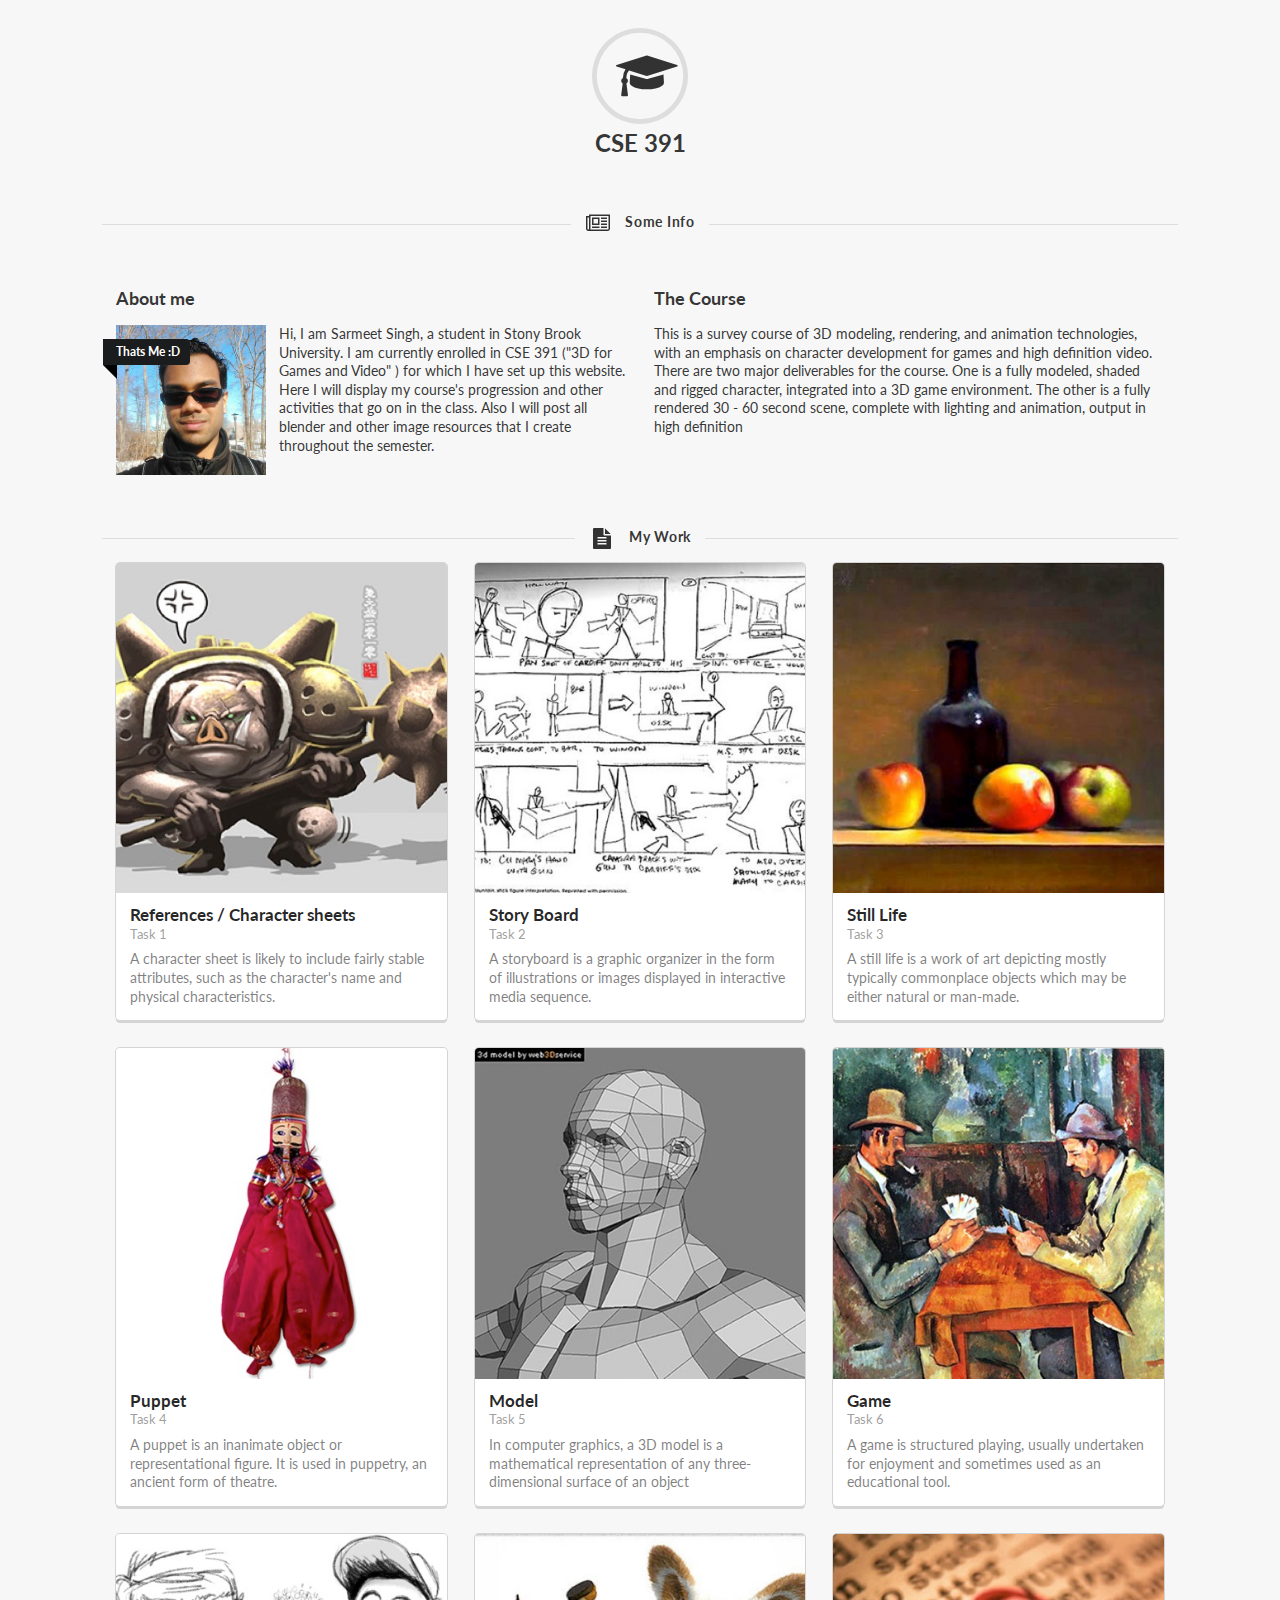
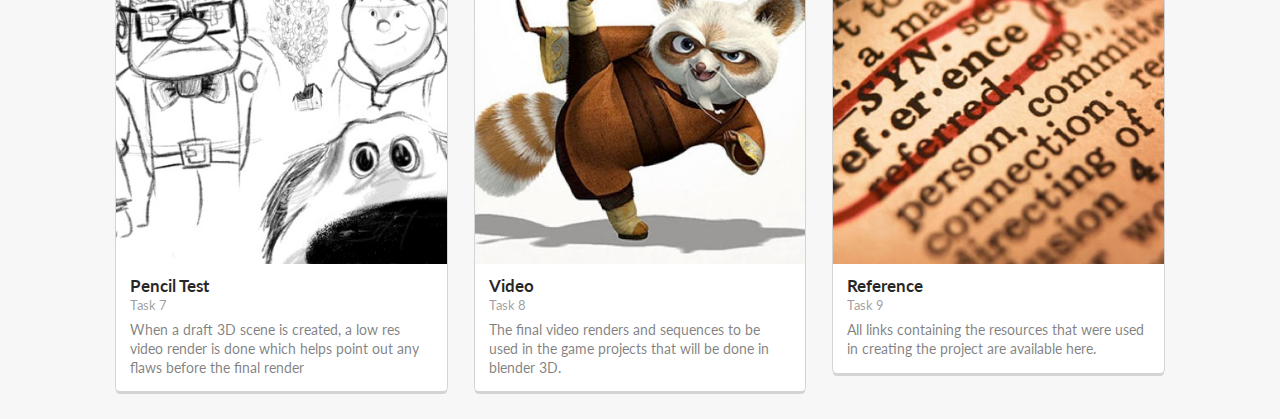
<file: index.html>
<!DOCTYPE html>
<html>
<head lang="en">

    <link href="resources/dist/semantic.min.css" rel="stylesheet">
    <script src="resources/dist/semantic.min.js"></script>
    <script src="http://cdnjs.cloudflare.com/ajax/libs/jquery/2.0.3/jquery.js"></script>
    <meta charset="UTF-8">
    <title></title>
</head>
<body>

<div class="ui page grid">
    <div class="center aligned sixteen wide column">
        <p></p>
    </div>
    <div class="center aligned sixteen wide column">
        <div class="centered">

            <h2 class="ui center aligned icon header">
                <i class="circular student icon"></i>
                CSE 391
            </h2>

            <p></p>

        </div>
    </div>
    <h4 class="ui horizontal header divider">
        <i class="newspaper icon"></i>
        Some Info
    </h4>
    <div class="eight wide column">
        <h3>About me</h3>

        <p>
        <div class="ui small left floated image">
            <div class="ui black ribbon label">
                Thats Me :D
            </div>
            <img src="images/me.jpeg">
        </div>

        Hi, I am Sarmeet Singh, a student in Stony Brook University.
        I am currently enrolled in CSE 391 ("3D for Games and Video"
        ) for which I have set up this
        website. Here I will display my course's progression and other
        activities that go on in the class. Also I will post all blender
        and other image resources that I create throughout the semester.

        </p>
    </div>
    <div class="eight wide column">
        <h3>The Course</h3>
        <p>This is a survey course of 3D modeling, rendering, and animation
            technologies, with an emphasis on character development for games and
            high definition video. There are two major deliverables for the course.
            One is a fully modeled, shaded and rigged character, integrated into a
            3D game environment. The other is a fully rendered 30 - 60 second scene,
            complete with lighting and animation, output in high definition</p>
    </div>


    <h4 class="ui horizontal header divider">
        <i class="file text icon"></i>
        My Work
    </h4>


</div>
<div class="ui page three column grid">
    <div class="column">
        <div class="ui fluid card">
            <div class="image">
                <img src="images/ref1.jpg">
            </div>
            <div class="content">
                <a class="header" href="references/index.html">References / Character sheets</a>

                <div class="meta">
                    <a>Task 1</a>
                </div>
                <div class="description padded">
                    A character sheet is likely to include fairly stable attributes,
                    such as the character's name and physical characteristics.
                </div>
            </div>

        </div>
    </div>
    <div class="column">
        <div class="ui fluid card">
            <div class="image">
                <img src="images/stickfigures.jpg">
            </div>
            <div class="content">
                <a class="header" href="pages/index.html">Story Board</a>
                <div class="meta">
                    <a>Task 2</a>
                </div>
                <div class="description padded">

                    A storyboard is a graphic organizer in the form of illustrations or images
                    displayed in interactive media sequence.
                </div>
            </div>

        </div>
    </div>
    <div class="column">
        <div class="ui fluid card">
            <div class="image">
                <img src="images/still_life.jpg">
            </div>
            <div class="content">
                <a class="header" href="pages/index.html">Still Life</a>
                <div class="meta">
                    <a>Task 3</a>
                </div>
                <div class="description padded">
                    A still life is a work of art depicting mostly typically commonplace objects which may
                    be either natural or man-made.
                </div>
            </div>

        </div>
    </div>
</div>

<div class="ui page three column grid">
    <div class="column">
        <div class="ui fluid card">
            <div class="image">
                <img src="images/Indian-String-Puppet.jpg">
            </div>
            <div class="content">
                <a class="header" href="pages/index.html">Puppet</a>

                <div class="meta">
                    <a>Task 4</a>
                </div>
                <div class="description padded">
                    A puppet is an inanimate object or representational figure.
                    It is used in puppetry, an ancient form of theatre.
                </div>
            </div>

        </div>
    </div>
    <div class="column">
        <div class="ui fluid card">
            <div class="image">
                <img src="images/3d_model.jpg">
            </div>
            <div class="content">
                <a class="header" href="pages/index.html">Model</a>
                <div class="meta">
                    <a>Task 5</a>
                </div>
                <div class="description padded">

                    In computer graphics, a 3D model is
                    a mathematical representation of any three-dimensional
                    surface of an object
                </div>
            </div>

        </div>
    </div>
    <div class="column">
        <div class="ui fluid card">
            <div class="image">
                <img src="images/game.jpg">
            </div>
            <div class="content">
                <a class="header" href="pages/index.html">Game</a>
                <div class="meta">
                    <a>Task 6</a>
                </div>
                <div class="description padded">
                    A game is structured playing, usually undertaken for enjoyment
                    and sometimes used as an educational tool.
                </div>
            </div>

        </div>
    </div>
</div>

<div class="ui page three column grid">
    <div class="column">
        <div class="ui fluid card">
            <div class="image">
                <img src="images/pencil_test.jpg">
            </div>
            <div class="content">
                <a class="header" href="pages/index.html">Pencil Test</a>

                <div class="meta">
                    <a>Task 7</a>
                </div>
                <div class="description padded">
                    When a draft 3D scene is created, a low res video render is done which
                    helps point out any flaws before the final render
                </div>
            </div>

        </div>
    </div>
    <div class="column">
        <div class="ui fluid card">
            <div class="image">
                <img src="images/video.jpg">
            </div>
            <div class="content">
                <a class="header" href="pages/index.html">Video</a>
                <div class="meta">
                    <a>Task 8</a>
                </div>
                <div class="description padded">

                    The final video renders and sequences to be used in the game projects that will
                    be done in blender 3D.
                </div>
            </div>

        </div>
    </div>
    <div class="column">
        <div class="ui fluid card">
            <div class="image">
                <img src="images/reference.jpg">
            </div>
            <div class="content">
                <a class="header" href="pages/index.html">Reference</a>
                <div class="meta">
                    <a>Task 9</a>
                </div>
                <div class="description padded">

                    All links containing the resources
                    that were used in creating the project are available here.
                </div>
            </div>

        </div>
    </div>
</div>



</body>
</html>
</file>
<file: index2.html>
<!DOCTYPE html>
<html>
<head lang="en">
    <meta charset="UTF-8">

    <link href="resources/dist/semantic.min.css" rel="stylesheet">
    <script src="resources/dist/semantic.min.js"></script>
    <script src="http://cdnjs.cloudflare.com/ajax/libs/jquery/2.0.3/jquery.js"></script>
    <meta charset="UTF-8">
    <title></title>

</head>
<body>
<div class="ui three column divided grid">
    <div class="column">
        <p> this is one</p>
    </div>
    <div class="column">
        <p>this is twwo</p>
    </div>
    <div class="column">
        <p>this is three</p>
    </div>
</div>
</body>
</html>
</file>
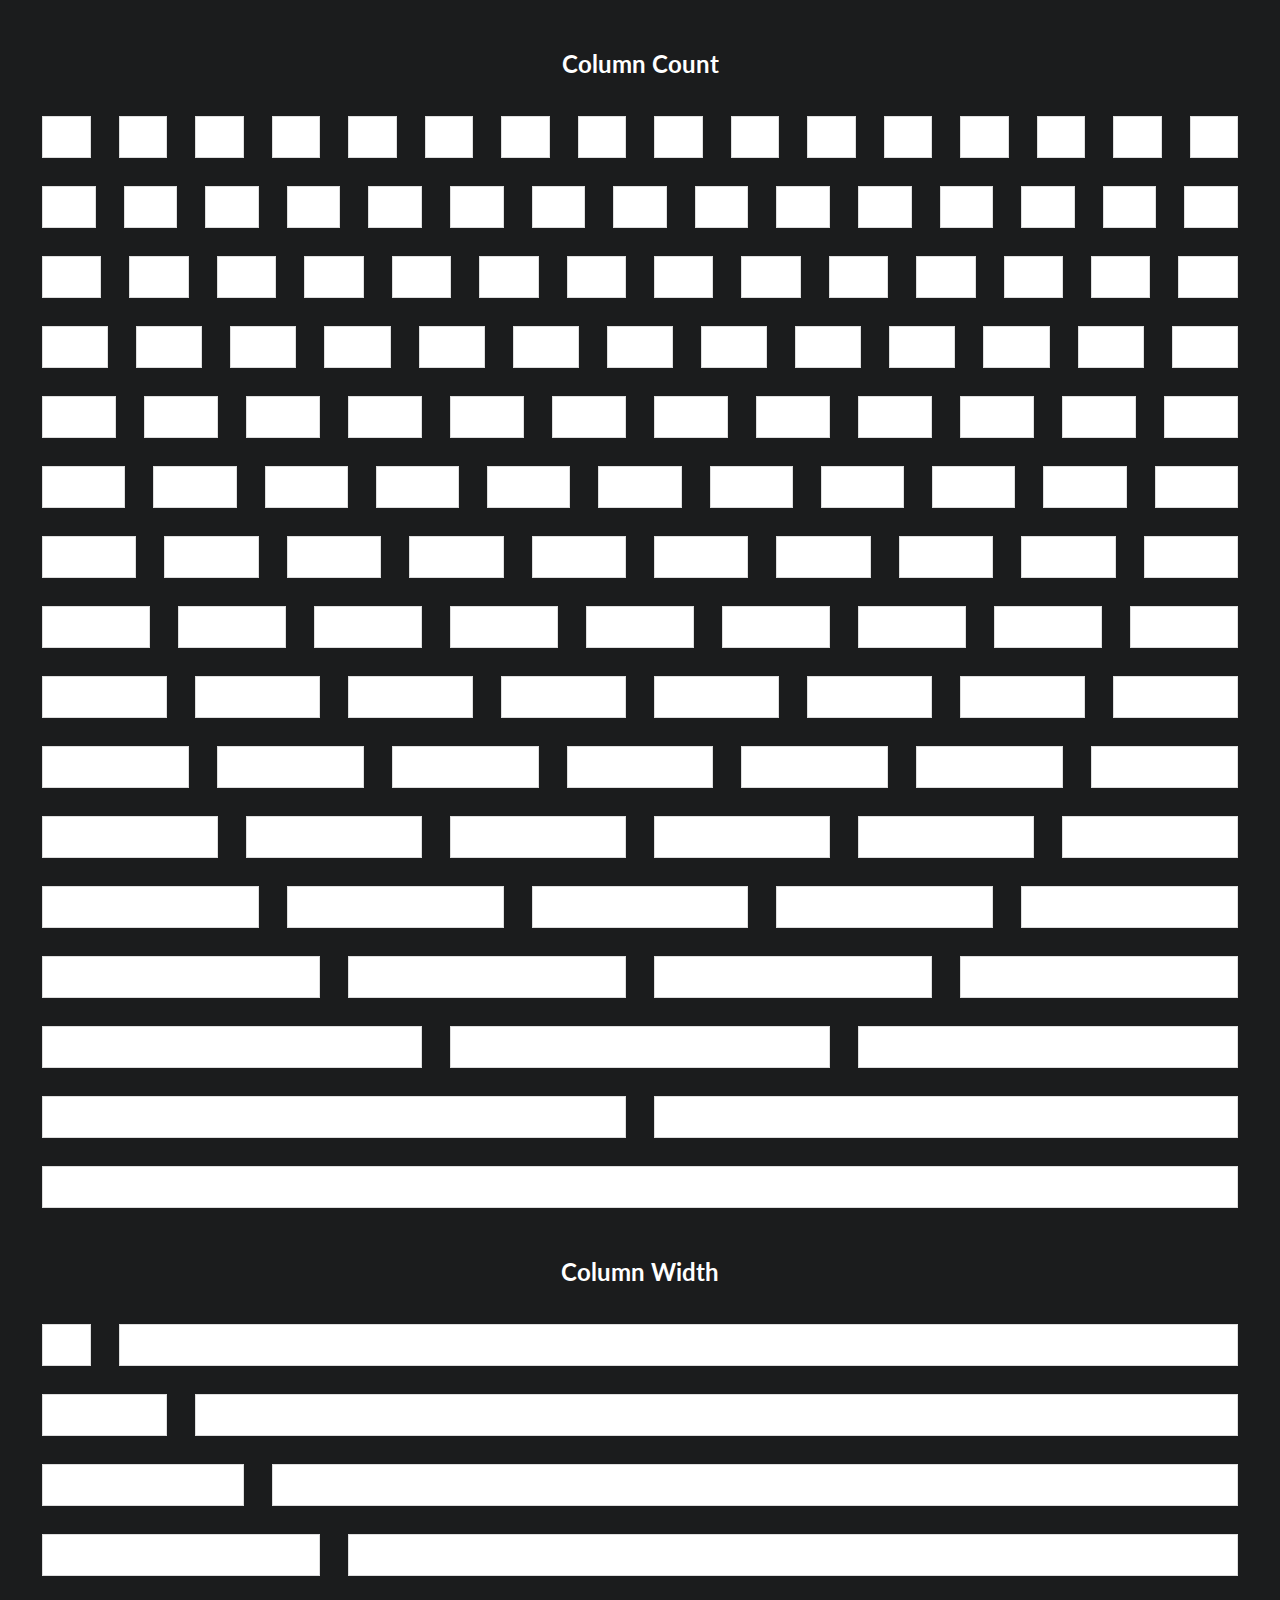
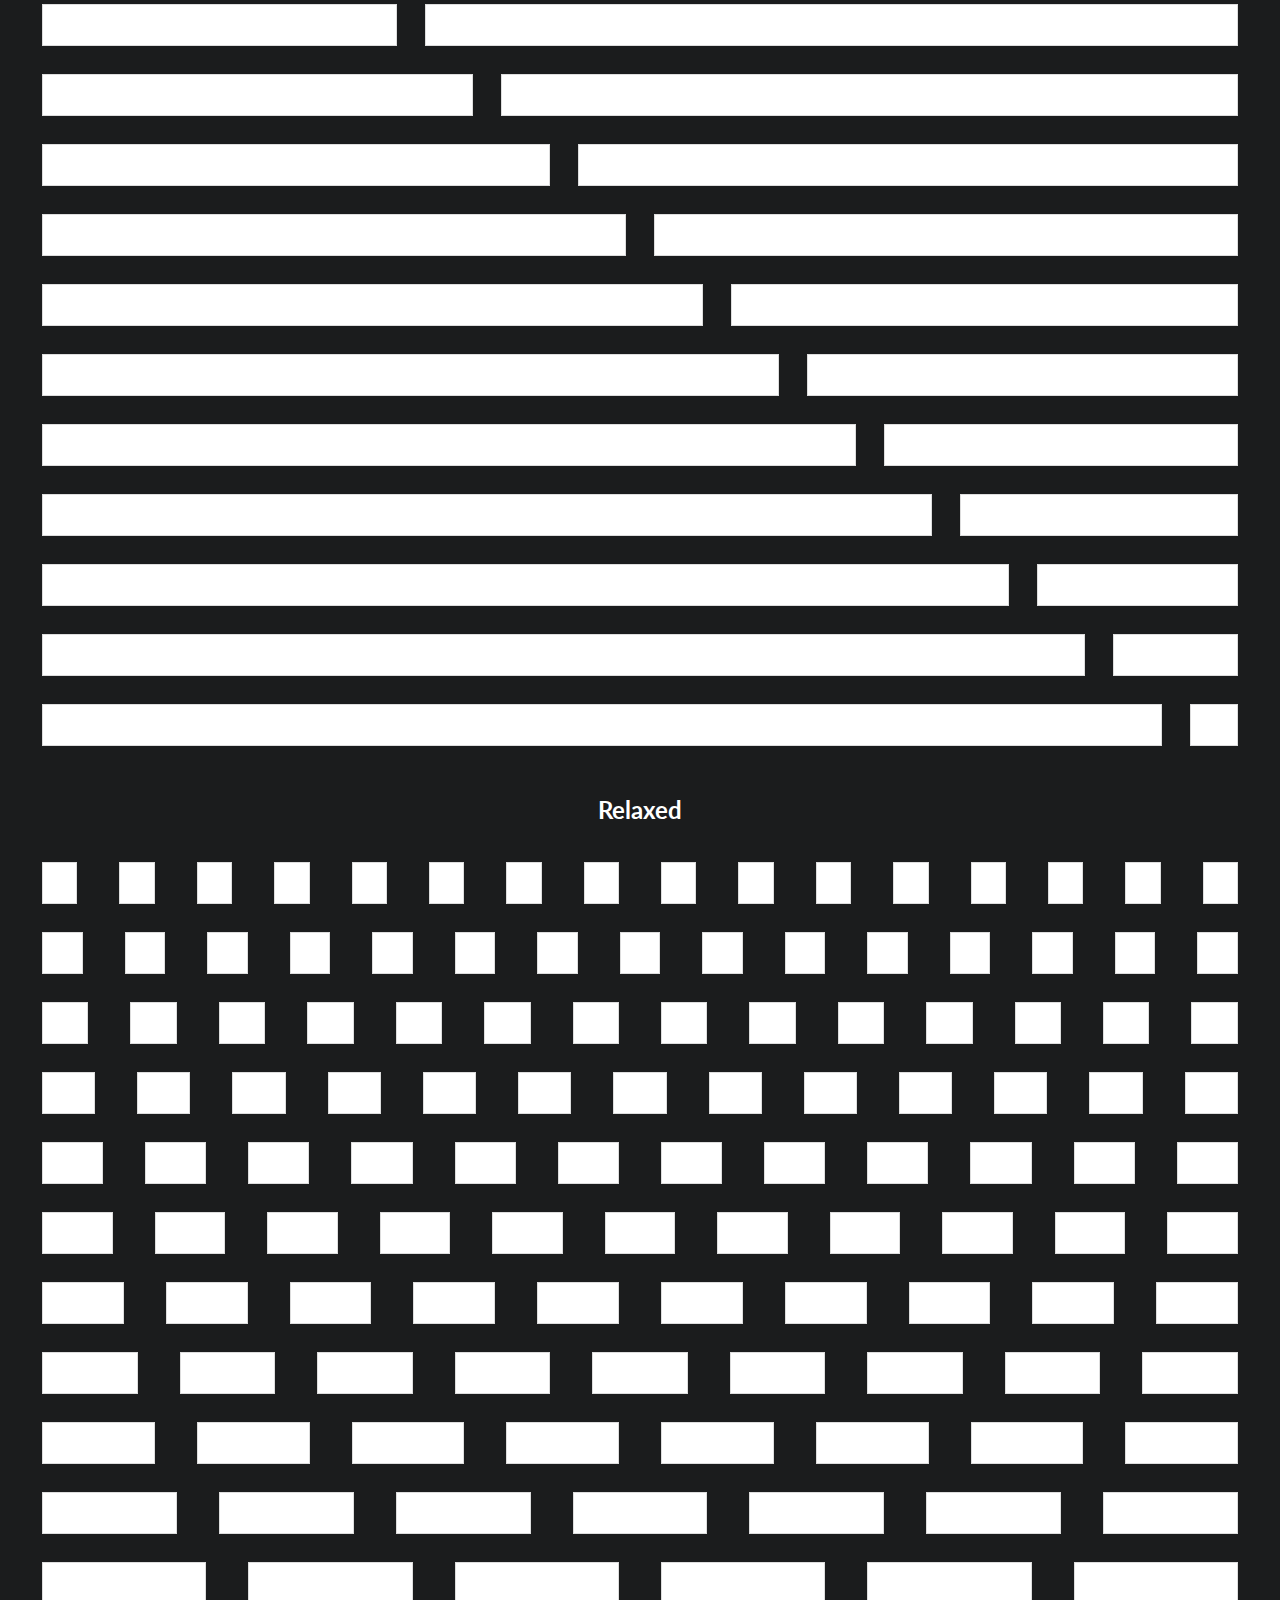
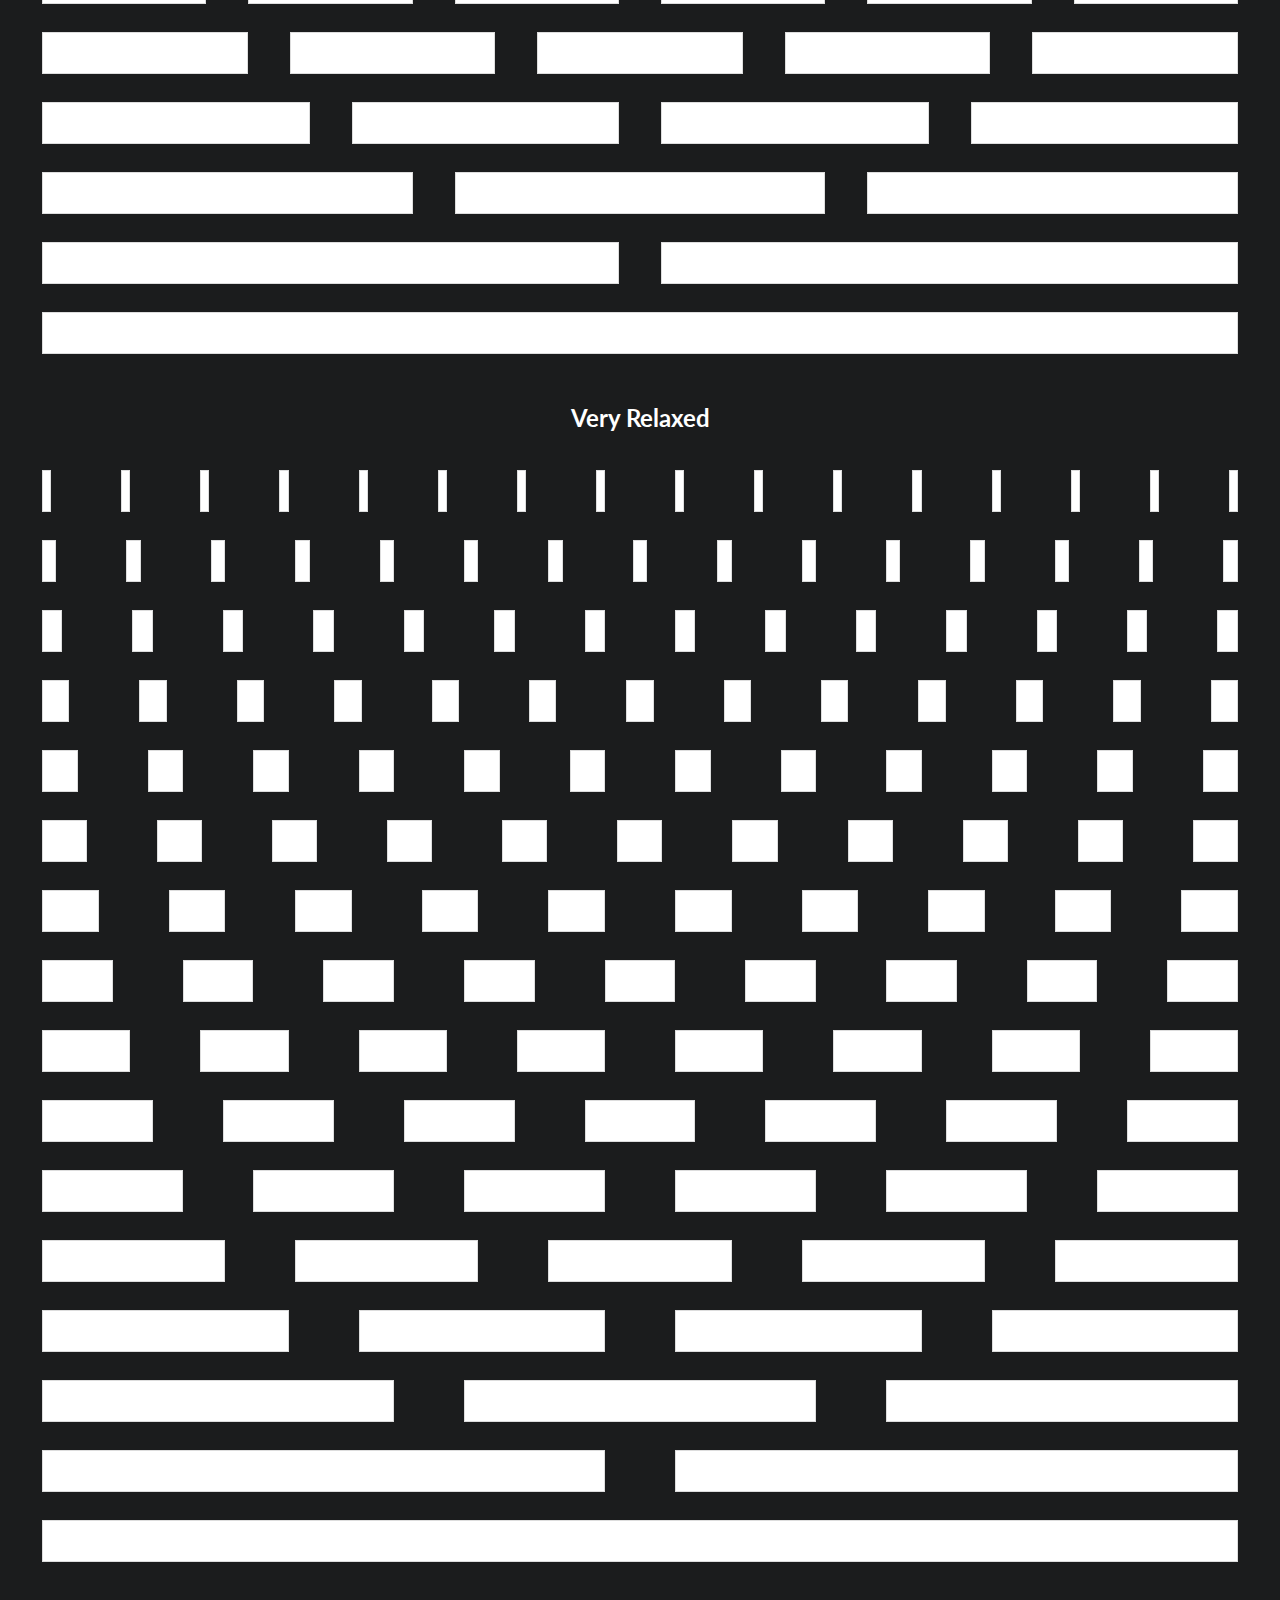
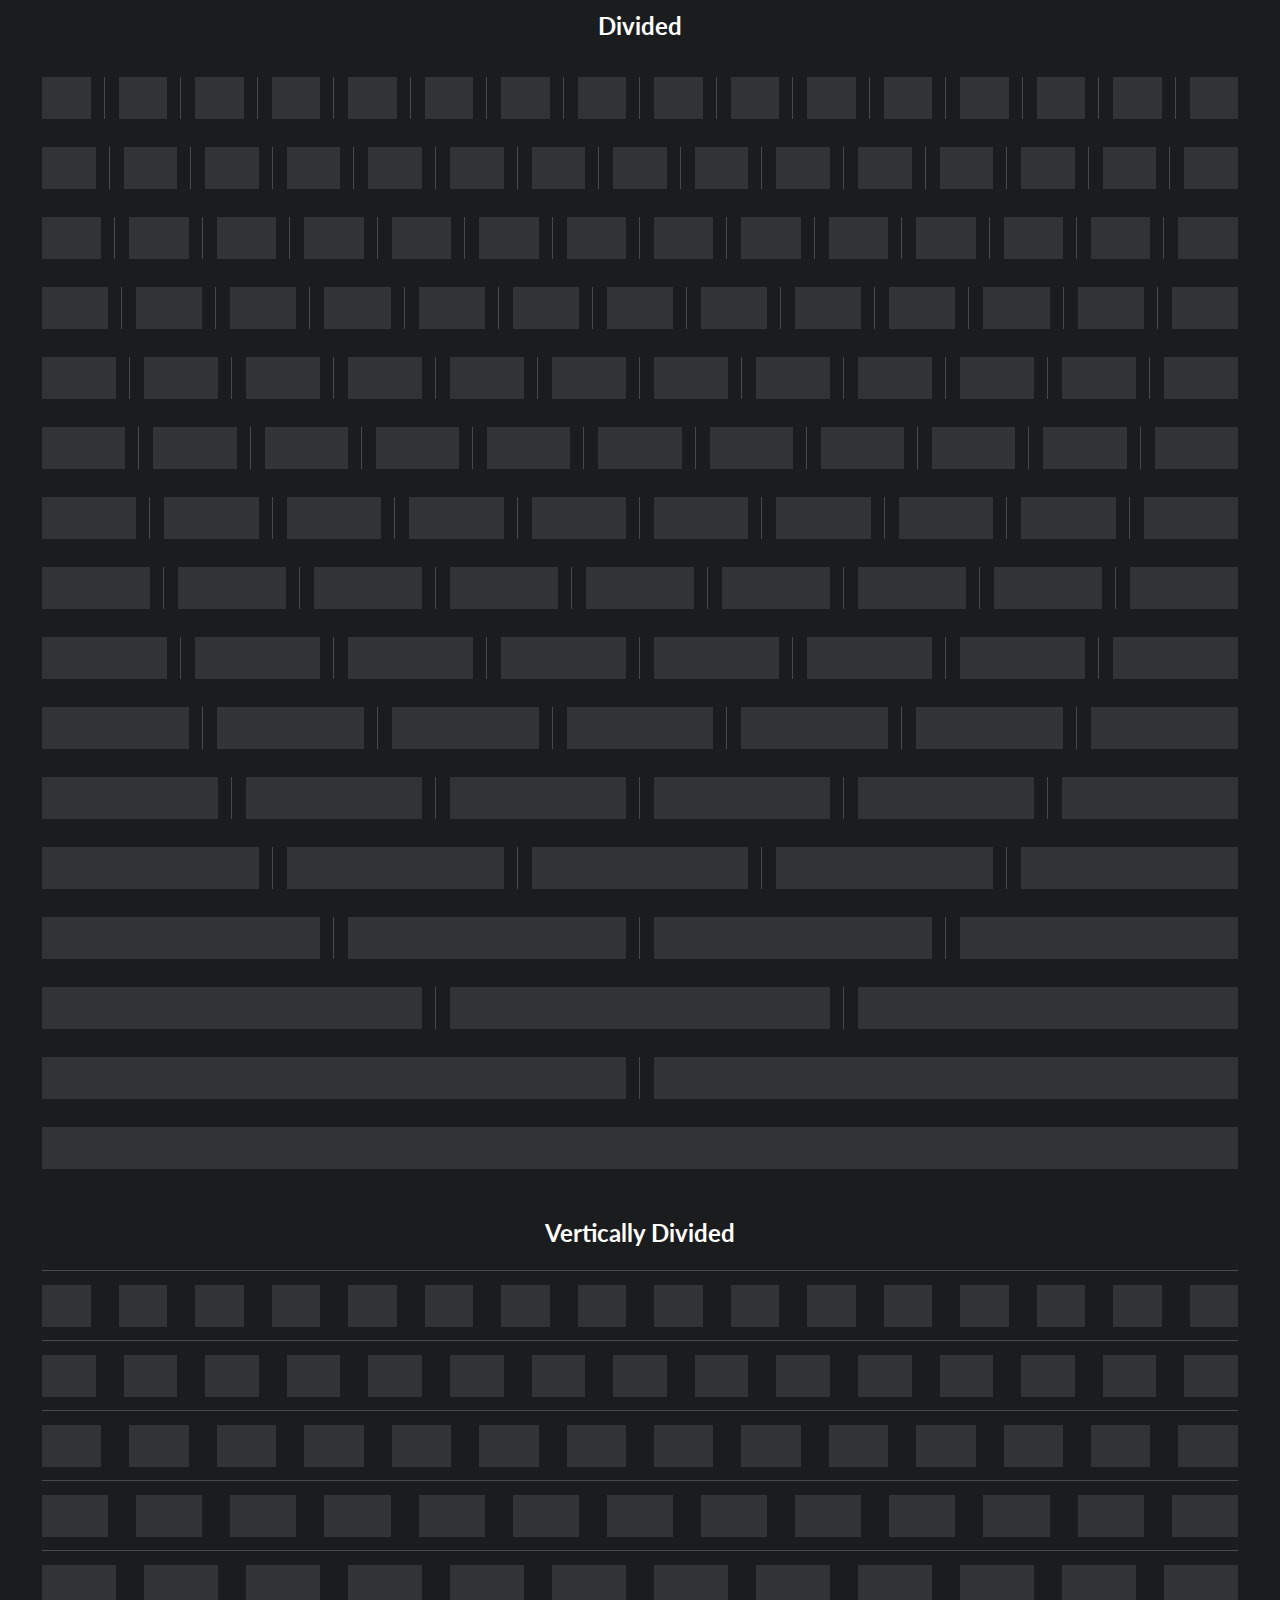
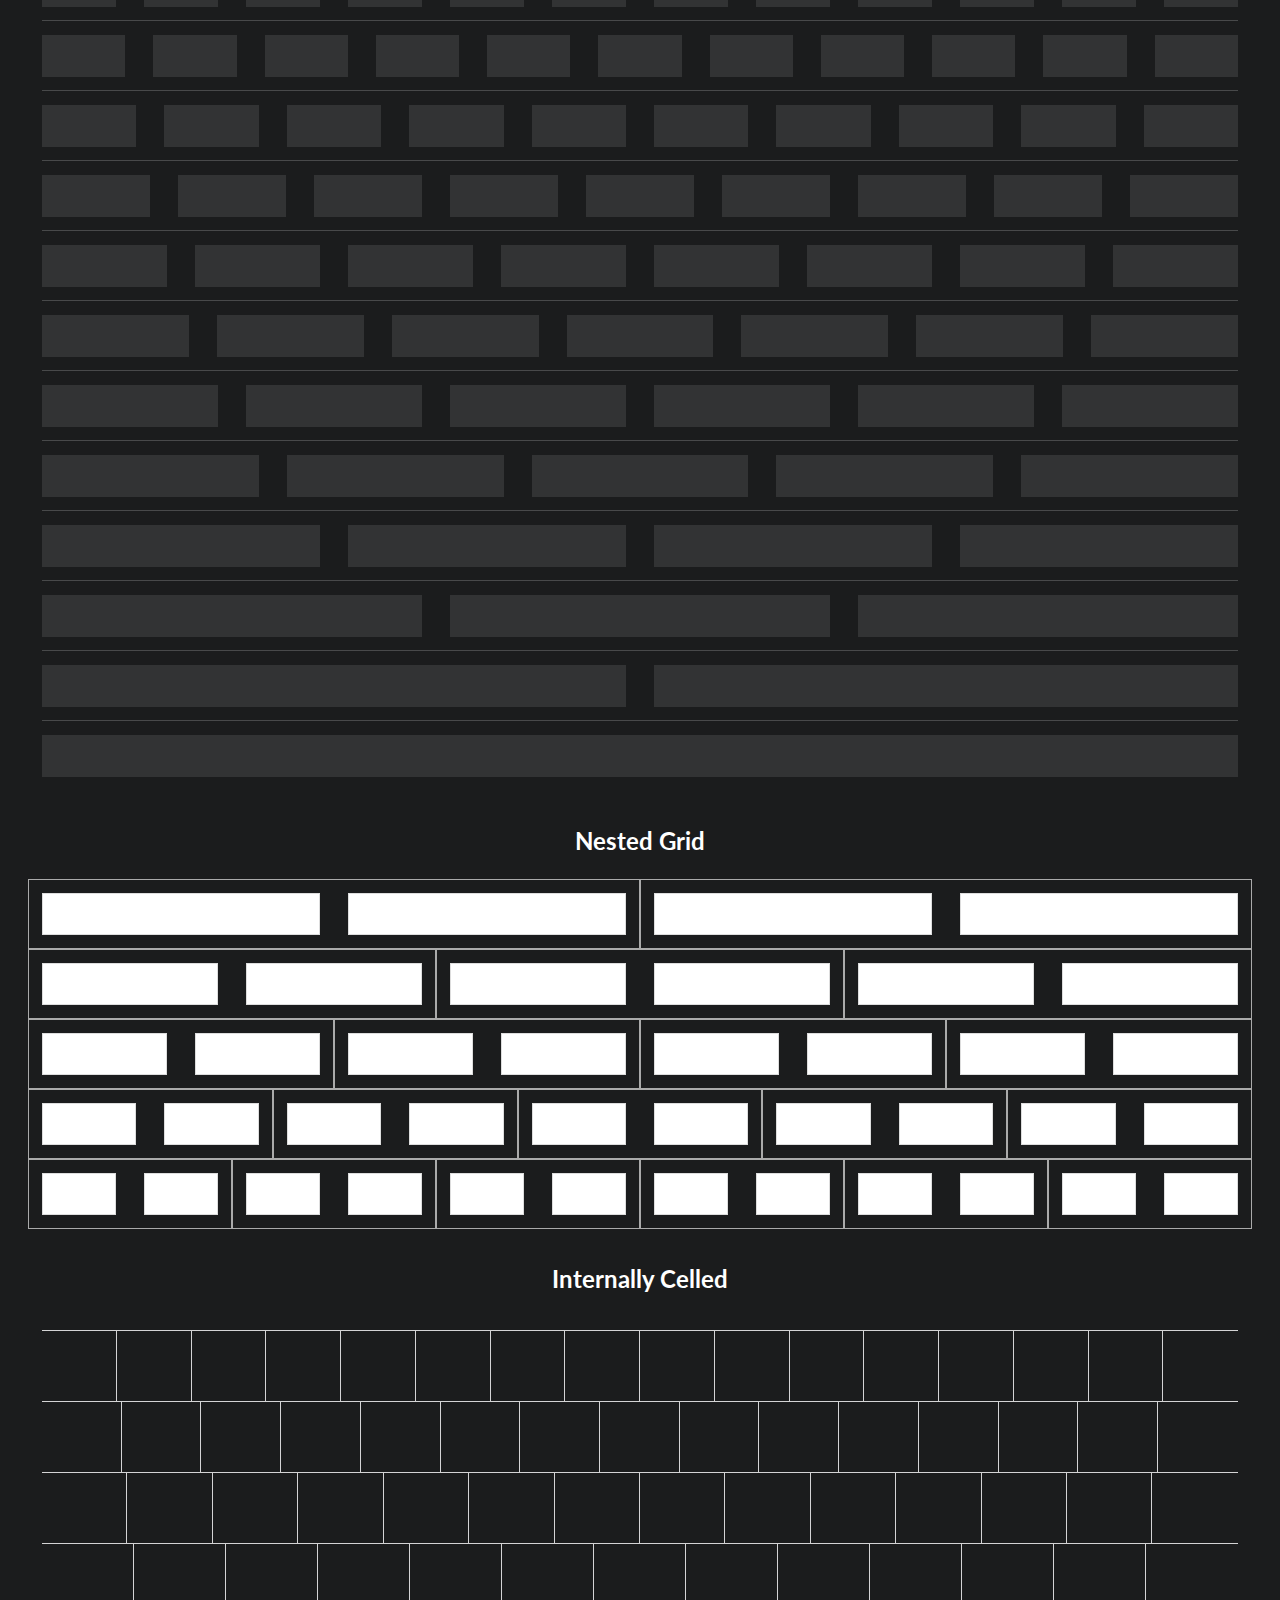
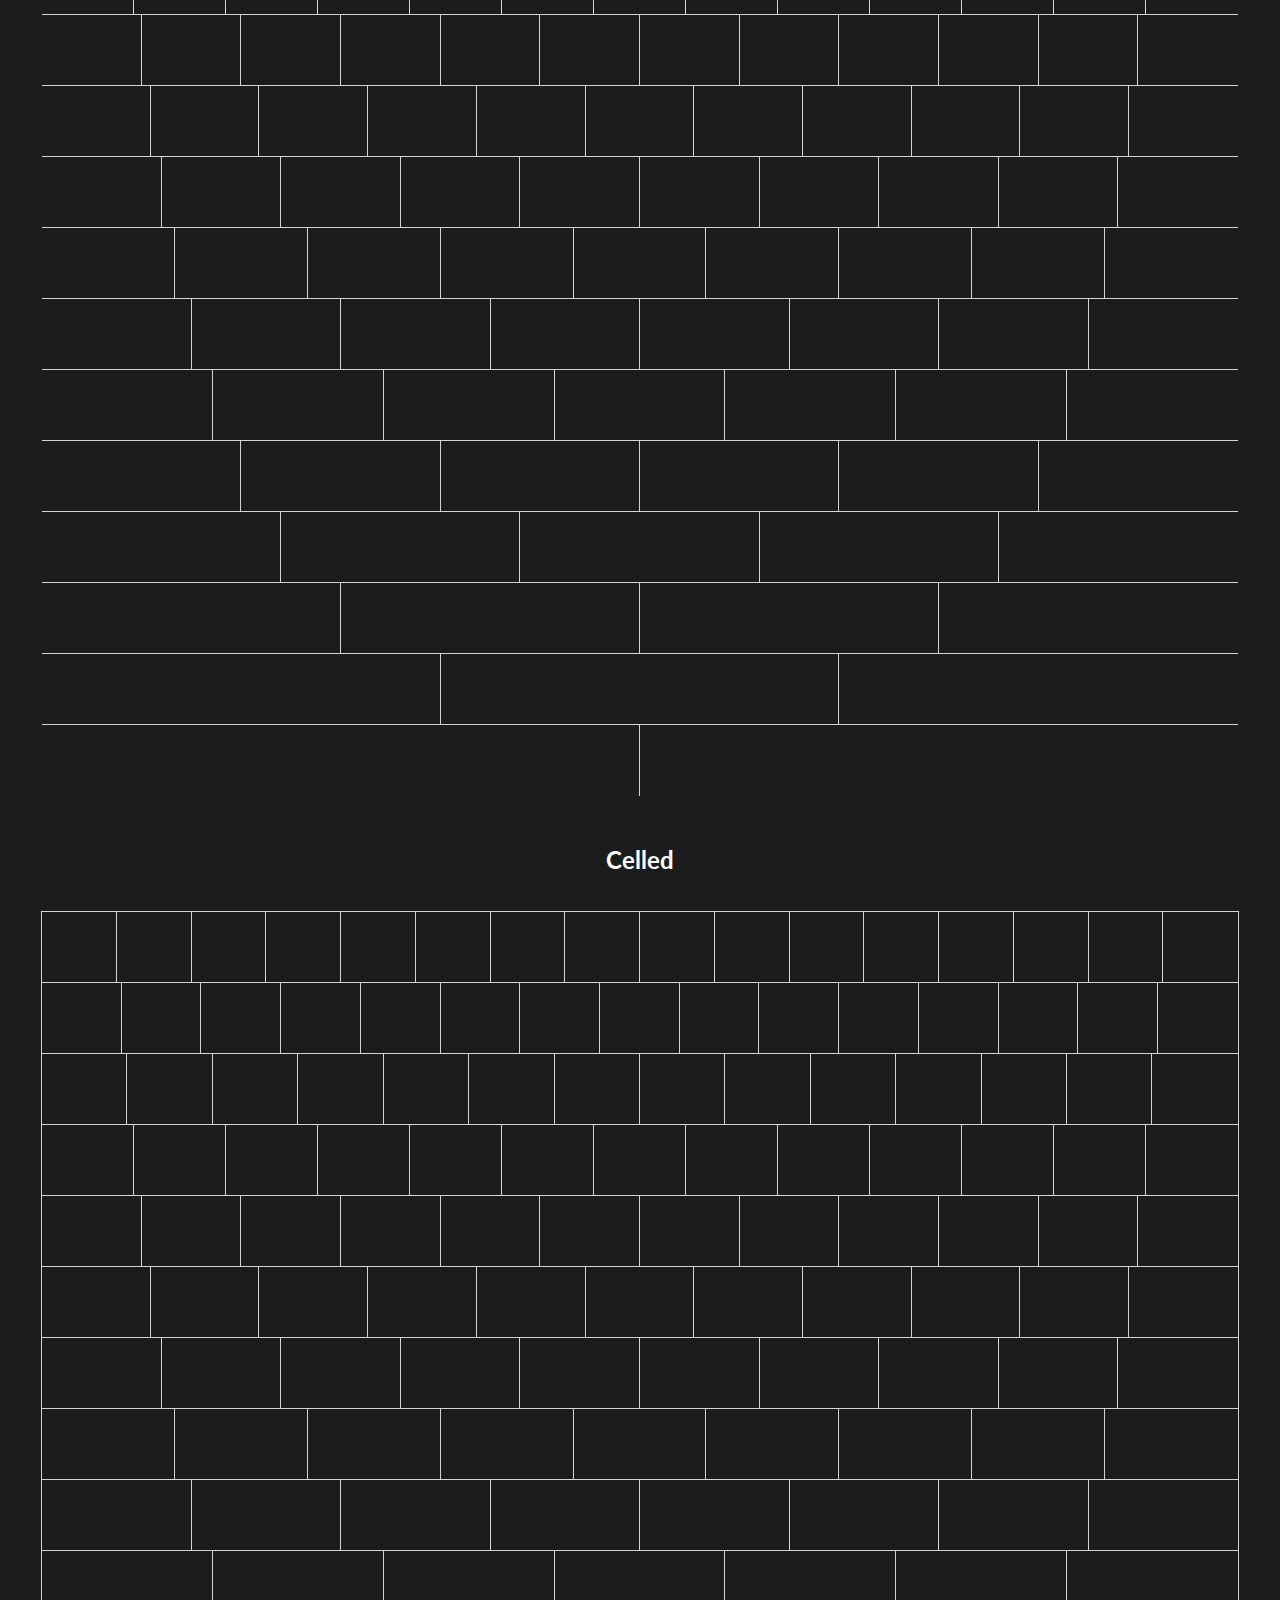
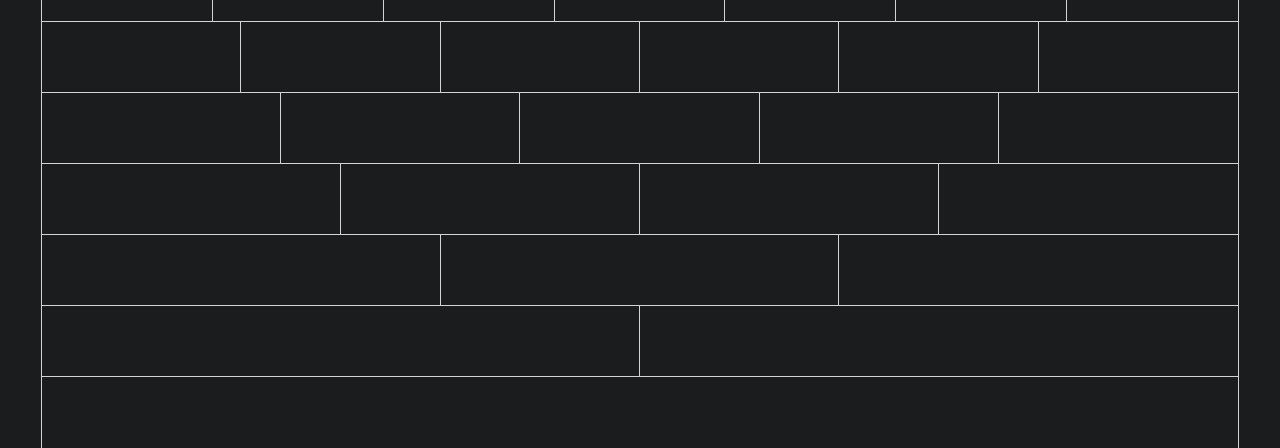
<file: resources/Semantic-UI-1.9.0/examples/grid.html>
<!DOCTYPE html>
<html>
<head>
  <!-- Standard Meta -->
  <meta charset="utf-8" />
  <meta http-equiv="X-UA-Compatible" content="IE=edge,chrome=1" />
  <meta name="viewport" content="width=device-width, initial-scale=1.0, maximum-scale=1.0">

  <!-- Site Properities -->
  <title>Grid - Semantic</title>

  <link rel="stylesheet" type="text/css" href="../dist/semantic.css">
  <link rel="stylesheet" type="text/css" href="grid.css">

  <script src="http://cdnjs.cloudflare.com/ajax/libs/jquery/2.0.3/jquery.js"></script>
  <script src="../dist/semantic.js"></script>
</head>
<body id="grid">
  <h2 class="ui center aligned inverted header">Column Count</h2>

  <div class="shaded examples">

  <div class="ui grid">
    <div class="sixteen column row">
      <div class="column"></div>
      <div class="column"></div>
      <div class="column"></div>
      <div class="column"></div>
      <div class="column"></div>
      <div class="column"></div>
      <div class="column"></div>
      <div class="column"></div>
      <div class="column"></div>
      <div class="column"></div>
      <div class="column"></div>
      <div class="column"></div>
      <div class="column"></div>
      <div class="column"></div>
      <div class="column"></div>
      <div class="column"></div>
    </div>
    <div class="fifteen column row">
      <div class="column"></div>
      <div class="column"></div>
      <div class="column"></div>
      <div class="column"></div>
      <div class="column"></div>
      <div class="column"></div>
      <div class="column"></div>
      <div class="column"></div>
      <div class="column"></div>
      <div class="column"></div>
      <div class="column"></div>
      <div class="column"></div>
      <div class="column"></div>
      <div class="column"></div>
      <div class="column"></div>
    </div>
    <div class="fourteen column row">
      <div class="column"></div>
      <div class="column"></div>
      <div class="column"></div>
      <div class="column"></div>
      <div class="column"></div>
      <div class="column"></div>
      <div class="column"></div>
      <div class="column"></div>
      <div class="column"></div>
      <div class="column"></div>
      <div class="column"></div>
      <div class="column"></div>
      <div class="column"></div>
      <div class="column"></div>
    </div>
    <div class="thirteen column row">
      <div class="column"></div>
      <div class="column"></div>
      <div class="column"></div>
      <div class="column"></div>
      <div class="column"></div>
      <div class="column"></div>
      <div class="column"></div>
      <div class="column"></div>
      <div class="column"></div>
      <div class="column"></div>
      <div class="column"></div>
      <div class="column"></div>
      <div class="column"></div>
    </div>
    <div class="twelve column row">
      <div class="column"></div>
      <div class="column"></div>
      <div class="column"></div>
      <div class="column"></div>
      <div class="column"></div>
      <div class="column"></div>
      <div class="column"></div>
      <div class="column"></div>
      <div class="column"></div>
      <div class="column"></div>
      <div class="column"></div>
      <div class="column"></div>
    </div>
    <div class="eleven column row">
      <div class="column"></div>
      <div class="column"></div>
      <div class="column"></div>
      <div class="column"></div>
      <div class="column"></div>
      <div class="column"></div>
      <div class="column"></div>
      <div class="column"></div>
      <div class="column"></div>
      <div class="column"></div>
      <div class="column"></div>
    </div>
    <div class="ten column row">
      <div class="column"></div>
      <div class="column"></div>
      <div class="column"></div>
      <div class="column"></div>
      <div class="column"></div>
      <div class="column"></div>
      <div class="column"></div>
      <div class="column"></div>
      <div class="column"></div>
      <div class="column"></div>
    </div>
    <div class="nine column row">
      <div class="column"></div>
      <div class="column"></div>
      <div class="column"></div>
      <div class="column"></div>
      <div class="column"></div>
      <div class="column"></div>
      <div class="column"></div>
      <div class="column"></div>
      <div class="column"></div>
    </div>
    <div class="eight column row">
      <div class="column"></div>
      <div class="column"></div>
      <div class="column"></div>
      <div class="column"></div>
      <div class="column"></div>
      <div class="column"></div>
      <div class="column"></div>
      <div class="column"></div>
    </div>
    <div class="seven column row">
      <div class="column"></div>
      <div class="column"></div>
      <div class="column"></div>
      <div class="column"></div>
      <div class="column"></div>
      <div class="column"></div>
      <div class="column"></div>
    </div>
    <div class="six column row">
      <div class="column"></div>
      <div class="column"></div>
      <div class="column"></div>
      <div class="column"></div>
      <div class="column"></div>
      <div class="column"></div>
    </div>
    <div class="five column row">
      <div class="column"></div>
      <div class="column"></div>
      <div class="column"></div>
      <div class="column"></div>
      <div class="column"></div>
    </div>
    <div class="four column row">
      <div class="column"></div>
      <div class="column"></div>
      <div class="column"></div>
      <div class="column"></div>
    </div>
    <div class="three column row">
      <div class="column"></div>
      <div class="column"></div>
      <div class="column"></div>
    </div>
    <div class="two column row">
      <div class="column"></div>
      <div class="column"></div>
    </div>
    <div class="one column row">
      <div class="column"></div>
    </div>
  </div>

  <h2 class="ui center aligned inverted header">Column Width</h2>
  <div class="ui grid">
    <div class="row">
      <div class="one wide column"></div>
      <div class="fifteen wide column"></div>
    </div>
    <div class="row">
      <div class="two wide column"></div>
      <div class="fourteen wide column"></div>
    </div>
    <div class="row">
      <div class="three wide column"></div>
      <div class="thirteen wide column"></div>
    </div>
    <div class="row">
      <div class="four wide column"></div>
      <div class="twelve wide column"></div>
    </div>
    <div class="row">
      <div class="five wide column"></div>
      <div class="eleven wide column"></div>
    </div>
    <div class="row">
      <div class="six wide column"></div>
      <div class="ten wide column"></div>
    </div>
    <div class="row">
      <div class="seven wide column"></div>
      <div class="nine wide column"></div>
    </div>
    <div class="row">
      <div class="eight wide column"></div>
      <div class="eight wide column"></div>
    </div>
    <div class="row">
      <div class="nine wide column"></div>
      <div class="seven wide column"></div>
    </div>
    <div class="row">
      <div class="ten wide column"></div>
      <div class="six wide column"></div>
    </div>
    <div class="row">
      <div class="eleven wide column"></div>
      <div class="five wide column"></div>
    </div>
    <div class="row">
      <div class="twelve wide column"></div>
      <div class="four wide column"></div>
    </div>
    <div class="row">
      <div class="thirteen wide column"></div>
      <div class="three wide column"></div>
    </div>
    <div class="row">
      <div class="fourteen wide column"></div>
      <div class="two wide column"></div>
    </div>
    <div class="row">
      <div class="fifteen wide column"></div>
      <div class="one wide column"></div>
    </div>
  </div>

  <h2 class="ui center aligned inverted header">Relaxed</h2>

  <div class="ui relaxed grid">
    <div class="sixteen column row">
      <div class="column"></div>
      <div class="column"></div>
      <div class="column"></div>
      <div class="column"></div>
      <div class="column"></div>
      <div class="column"></div>
      <div class="column"></div>
      <div class="column"></div>
      <div class="column"></div>
      <div class="column"></div>
      <div class="column"></div>
      <div class="column"></div>
      <div class="column"></div>
      <div class="column"></div>
      <div class="column"></div>
      <div class="column"></div>
    </div>
    <div class="fifteen column row">
      <div class="column"></div>
      <div class="column"></div>
      <div class="column"></div>
      <div class="column"></div>
      <div class="column"></div>
      <div class="column"></div>
      <div class="column"></div>
      <div class="column"></div>
      <div class="column"></div>
      <div class="column"></div>
      <div class="column"></div>
      <div class="column"></div>
      <div class="column"></div>
      <div class="column"></div>
      <div class="column"></div>
    </div>
    <div class="fourteen column row">
      <div class="column"></div>
      <div class="column"></div>
      <div class="column"></div>
      <div class="column"></div>
      <div class="column"></div>
      <div class="column"></div>
      <div class="column"></div>
      <div class="column"></div>
      <div class="column"></div>
      <div class="column"></div>
      <div class="column"></div>
      <div class="column"></div>
      <div class="column"></div>
      <div class="column"></div>
    </div>
    <div class="thirteen column row">
      <div class="column"></div>
      <div class="column"></div>
      <div class="column"></div>
      <div class="column"></div>
      <div class="column"></div>
      <div class="column"></div>
      <div class="column"></div>
      <div class="column"></div>
      <div class="column"></div>
      <div class="column"></div>
      <div class="column"></div>
      <div class="column"></div>
      <div class="column"></div>
    </div>
    <div class="twelve column row">
      <div class="column"></div>
      <div class="column"></div>
      <div class="column"></div>
      <div class="column"></div>
      <div class="column"></div>
      <div class="column"></div>
      <div class="column"></div>
      <div class="column"></div>
      <div class="column"></div>
      <div class="column"></div>
      <div class="column"></div>
      <div class="column"></div>
    </div>
    <div class="eleven column row">
      <div class="column"></div>
      <div class="column"></div>
      <div class="column"></div>
      <div class="column"></div>
      <div class="column"></div>
      <div class="column"></div>
      <div class="column"></div>
      <div class="column"></div>
      <div class="column"></div>
      <div class="column"></div>
      <div class="column"></div>
    </div>
    <div class="ten column row">
      <div class="column"></div>
      <div class="column"></div>
      <div class="column"></div>
      <div class="column"></div>
      <div class="column"></div>
      <div class="column"></div>
      <div class="column"></div>
      <div class="column"></div>
      <div class="column"></div>
      <div class="column"></div>
    </div>
    <div class="nine column row">
      <div class="column"></div>
      <div class="column"></div>
      <div class="column"></div>
      <div class="column"></div>
      <div class="column"></div>
      <div class="column"></div>
      <div class="column"></div>
      <div class="column"></div>
      <div class="column"></div>
    </div>
    <div class="eight column row">
      <div class="column"></div>
      <div class="column"></div>
      <div class="column"></div>
      <div class="column"></div>
      <div class="column"></div>
      <div class="column"></div>
      <div class="column"></div>
      <div class="column"></div>
    </div>
    <div class="seven column row">
      <div class="column"></div>
      <div class="column"></div>
      <div class="column"></div>
      <div class="column"></div>
      <div class="column"></div>
      <div class="column"></div>
      <div class="column"></div>
    </div>
    <div class="six column row">
      <div class="column"></div>
      <div class="column"></div>
      <div class="column"></div>
      <div class="column"></div>
      <div class="column"></div>
      <div class="column"></div>
    </div>
    <div class="five column row">
      <div class="column"></div>
      <div class="column"></div>
      <div class="column"></div>
      <div class="column"></div>
      <div class="column"></div>
    </div>
    <div class="four column row">
      <div class="column"></div>
      <div class="column"></div>
      <div class="column"></div>
      <div class="column"></div>
    </div>
    <div class="three column row">
      <div class="column"></div>
      <div class="column"></div>
      <div class="column"></div>
    </div>
    <div class="two column row">
      <div class="column"></div>
      <div class="column"></div>
    </div>
    <div class="one column row">
      <div class="column"></div>
    </div>
  </div>

  <h2 class="ui center aligned inverted header">Very Relaxed</h2>

  <div class="ui very relaxed grid">
    <div class="sixteen column row">
      <div class="column"></div>
      <div class="column"></div>
      <div class="column"></div>
      <div class="column"></div>
      <div class="column"></div>
      <div class="column"></div>
      <div class="column"></div>
      <div class="column"></div>
      <div class="column"></div>
      <div class="column"></div>
      <div class="column"></div>
      <div class="column"></div>
      <div class="column"></div>
      <div class="column"></div>
      <div class="column"></div>
      <div class="column"></div>
    </div>
    <div class="fifteen column row">
      <div class="column"></div>
      <div class="column"></div>
      <div class="column"></div>
      <div class="column"></div>
      <div class="column"></div>
      <div class="column"></div>
      <div class="column"></div>
      <div class="column"></div>
      <div class="column"></div>
      <div class="column"></div>
      <div class="column"></div>
      <div class="column"></div>
      <div class="column"></div>
      <div class="column"></div>
      <div class="column"></div>
    </div>
    <div class="fourteen column row">
      <div class="column"></div>
      <div class="column"></div>
      <div class="column"></div>
      <div class="column"></div>
      <div class="column"></div>
      <div class="column"></div>
      <div class="column"></div>
      <div class="column"></div>
      <div class="column"></div>
      <div class="column"></div>
      <div class="column"></div>
      <div class="column"></div>
      <div class="column"></div>
      <div class="column"></div>
    </div>
    <div class="thirteen column row">
      <div class="column"></div>
      <div class="column"></div>
      <div class="column"></div>
      <div class="column"></div>
      <div class="column"></div>
      <div class="column"></div>
      <div class="column"></div>
      <div class="column"></div>
      <div class="column"></div>
      <div class="column"></div>
      <div class="column"></div>
      <div class="column"></div>
      <div class="column"></div>
    </div>
    <div class="twelve column row">
      <div class="column"></div>
      <div class="column"></div>
      <div class="column"></div>
      <div class="column"></div>
      <div class="column"></div>
      <div class="column"></div>
      <div class="column"></div>
      <div class="column"></div>
      <div class="column"></div>
      <div class="column"></div>
      <div class="column"></div>
      <div class="column"></div>
    </div>
    <div class="eleven column row">
      <div class="column"></div>
      <div class="column"></div>
      <div class="column"></div>
      <div class="column"></div>
      <div class="column"></div>
      <div class="column"></div>
      <div class="column"></div>
      <div class="column"></div>
      <div class="column"></div>
      <div class="column"></div>
      <div class="column"></div>
    </div>
    <div class="ten column row">
      <div class="column"></div>
      <div class="column"></div>
      <div class="column"></div>
      <div class="column"></div>
      <div class="column"></div>
      <div class="column"></div>
      <div class="column"></div>
      <div class="column"></div>
      <div class="column"></div>
      <div class="column"></div>
    </div>
    <div class="nine column row">
      <div class="column"></div>
      <div class="column"></div>
      <div class="column"></div>
      <div class="column"></div>
      <div class="column"></div>
      <div class="column"></div>
      <div class="column"></div>
      <div class="column"></div>
      <div class="column"></div>
    </div>
    <div class="eight column row">
      <div class="column"></div>
      <div class="column"></div>
      <div class="column"></div>
      <div class="column"></div>
      <div class="column"></div>
      <div class="column"></div>
      <div class="column"></div>
      <div class="column"></div>
    </div>
    <div class="seven column row">
      <div class="column"></div>
      <div class="column"></div>
      <div class="column"></div>
      <div class="column"></div>
      <div class="column"></div>
      <div class="column"></div>
      <div class="column"></div>
    </div>
    <div class="six column row">
      <div class="column"></div>
      <div class="column"></div>
      <div class="column"></div>
      <div class="column"></div>
      <div class="column"></div>
      <div class="column"></div>
    </div>
    <div class="five column row">
      <div class="column"></div>
      <div class="column"></div>
      <div class="column"></div>
      <div class="column"></div>
      <div class="column"></div>
    </div>
    <div class="four column row">
      <div class="column"></div>
      <div class="column"></div>
      <div class="column"></div>
      <div class="column"></div>
    </div>
    <div class="three column row">
      <div class="column"></div>
      <div class="column"></div>
      <div class="column"></div>
    </div>
    <div class="two column row">
      <div class="column"></div>
      <div class="column"></div>
    </div>
    <div class="one column row">
      <div class="column"></div>
    </div>
  </div>

  </div>

  <div class="divided examples">
  <h2 class="ui inverted center aligned header">Divided</h2>

  <div class="ui inverted divided grid">
    <div class="sixteen column row">
      <div class="column"></div>
      <div class="column"></div>
      <div class="column"></div>
      <div class="column"></div>
      <div class="column"></div>
      <div class="column"></div>
      <div class="column"></div>
      <div class="column"></div>
      <div class="column"></div>
      <div class="column"></div>
      <div class="column"></div>
      <div class="column"></div>
      <div class="column"></div>
      <div class="column"></div>
      <div class="column"></div>
      <div class="column"></div>
    </div>
    <div class="fifteen column row">
      <div class="column"></div>
      <div class="column"></div>
      <div class="column"></div>
      <div class="column"></div>
      <div class="column"></div>
      <div class="column"></div>
      <div class="column"></div>
      <div class="column"></div>
      <div class="column"></div>
      <div class="column"></div>
      <div class="column"></div>
      <div class="column"></div>
      <div class="column"></div>
      <div class="column"></div>
      <div class="column"></div>
    </div>
    <div class="fourteen column row">
      <div class="column"></div>
      <div class="column"></div>
      <div class="column"></div>
      <div class="column"></div>
      <div class="column"></div>
      <div class="column"></div>
      <div class="column"></div>
      <div class="column"></div>
      <div class="column"></div>
      <div class="column"></div>
      <div class="column"></div>
      <div class="column"></div>
      <div class="column"></div>
      <div class="column"></div>
    </div>
    <div class="thirteen column row">
      <div class="column"></div>
      <div class="column"></div>
      <div class="column"></div>
      <div class="column"></div>
      <div class="column"></div>
      <div class="column"></div>
      <div class="column"></div>
      <div class="column"></div>
      <div class="column"></div>
      <div class="column"></div>
      <div class="column"></div>
      <div class="column"></div>
      <div class="column"></div>
    </div>
    <div class="twelve column row">
      <div class="column"></div>
      <div class="column"></div>
      <div class="column"></div>
      <div class="column"></div>
      <div class="column"></div>
      <div class="column"></div>
      <div class="column"></div>
      <div class="column"></div>
      <div class="column"></div>
      <div class="column"></div>
      <div class="column"></div>
      <div class="column"></div>
    </div>
    <div class="eleven column row">
      <div class="column"></div>
      <div class="column"></div>
      <div class="column"></div>
      <div class="column"></div>
      <div class="column"></div>
      <div class="column"></div>
      <div class="column"></div>
      <div class="column"></div>
      <div class="column"></div>
      <div class="column"></div>
      <div class="column"></div>
    </div>
    <div class="ten column row">
      <div class="column"></div>
      <div class="column"></div>
      <div class="column"></div>
      <div class="column"></div>
      <div class="column"></div>
      <div class="column"></div>
      <div class="column"></div>
      <div class="column"></div>
      <div class="column"></div>
      <div class="column"></div>
    </div>
    <div class="nine column row">
      <div class="column"></div>
      <div class="column"></div>
      <div class="column"></div>
      <div class="column"></div>
      <div class="column"></div>
      <div class="column"></div>
      <div class="column"></div>
      <div class="column"></div>
      <div class="column"></div>
    </div>
    <div class="eight column row">
      <div class="column"></div>
      <div class="column"></div>
      <div class="column"></div>
      <div class="column"></div>
      <div class="column"></div>
      <div class="column"></div>
      <div class="column"></div>
      <div class="column"></div>
    </div>
    <div class="seven column row">
      <div class="column"></div>
      <div class="column"></div>
      <div class="column"></div>
      <div class="column"></div>
      <div class="column"></div>
      <div class="column"></div>
      <div class="column"></div>
    </div>
    <div class="six column row">
      <div class="column"></div>
      <div class="column"></div>
      <div class="column"></div>
      <div class="column"></div>
      <div class="column"></div>
      <div class="column"></div>
    </div>
    <div class="five column row">
      <div class="column"></div>
      <div class="column"></div>
      <div class="column"></div>
      <div class="column"></div>
      <div class="column"></div>
    </div>
    <div class="four column row">
      <div class="column"></div>
      <div class="column"></div>
      <div class="column"></div>
      <div class="column"></div>
    </div>
    <div class="three column row">
      <div class="column"></div>
      <div class="column"></div>
      <div class="column"></div>
    </div>
    <div class="two column row">
      <div class="column"></div>
      <div class="column"></div>
    </div>
    <div class="one column row">
      <div class="column"></div>
    </div>
  </div>

  <h2 class="ui inverted center aligned header">Vertically Divided</h2>
  <div class="ui inverted vertically divided grid">
    <div class="sixteen column row">
      <div class="column"></div>
      <div class="column"></div>
      <div class="column"></div>
      <div class="column"></div>
      <div class="column"></div>
      <div class="column"></div>
      <div class="column"></div>
      <div class="column"></div>
      <div class="column"></div>
      <div class="column"></div>
      <div class="column"></div>
      <div class="column"></div>
      <div class="column"></div>
      <div class="column"></div>
      <div class="column"></div>
      <div class="column"></div>
    </div>
    <div class="fifteen column row">
      <div class="column"></div>
      <div class="column"></div>
      <div class="column"></div>
      <div class="column"></div>
      <div class="column"></div>
      <div class="column"></div>
      <div class="column"></div>
      <div class="column"></div>
      <div class="column"></div>
      <div class="column"></div>
      <div class="column"></div>
      <div class="column"></div>
      <div class="column"></div>
      <div class="column"></div>
      <div class="column"></div>
    </div>
    <div class="fourteen column row">
      <div class="column"></div>
      <div class="column"></div>
      <div class="column"></div>
      <div class="column"></div>
      <div class="column"></div>
      <div class="column"></div>
      <div class="column"></div>
      <div class="column"></div>
      <div class="column"></div>
      <div class="column"></div>
      <div class="column"></div>
      <div class="column"></div>
      <div class="column"></div>
      <div class="column"></div>
    </div>
    <div class="thirteen column row">
      <div class="column"></div>
      <div class="column"></div>
      <div class="column"></div>
      <div class="column"></div>
      <div class="column"></div>
      <div class="column"></div>
      <div class="column"></div>
      <div class="column"></div>
      <div class="column"></div>
      <div class="column"></div>
      <div class="column"></div>
      <div class="column"></div>
      <div class="column"></div>
    </div>
    <div class="twelve column row">
      <div class="column"></div>
      <div class="column"></div>
      <div class="column"></div>
      <div class="column"></div>
      <div class="column"></div>
      <div class="column"></div>
      <div class="column"></div>
      <div class="column"></div>
      <div class="column"></div>
      <div class="column"></div>
      <div class="column"></div>
      <div class="column"></div>
    </div>
    <div class="eleven column row">
      <div class="column"></div>
      <div class="column"></div>
      <div class="column"></div>
      <div class="column"></div>
      <div class="column"></div>
      <div class="column"></div>
      <div class="column"></div>
      <div class="column"></div>
      <div class="column"></div>
      <div class="column"></div>
      <div class="column"></div>
    </div>
    <div class="ten column row">
      <div class="column"></div>
      <div class="column"></div>
      <div class="column"></div>
      <div class="column"></div>
      <div class="column"></div>
      <div class="column"></div>
      <div class="column"></div>
      <div class="column"></div>
      <div class="column"></div>
      <div class="column"></div>
    </div>
    <div class="nine column row">
      <div class="column"></div>
      <div class="column"></div>
      <div class="column"></div>
      <div class="column"></div>
      <div class="column"></div>
      <div class="column"></div>
      <div class="column"></div>
      <div class="column"></div>
      <div class="column"></div>
    </div>
    <div class="eight column row">
      <div class="column"></div>
      <div class="column"></div>
      <div class="column"></div>
      <div class="column"></div>
      <div class="column"></div>
      <div class="column"></div>
      <div class="column"></div>
      <div class="column"></div>
    </div>
    <div class="seven column row">
      <div class="column"></div>
      <div class="column"></div>
      <div class="column"></div>
      <div class="column"></div>
      <div class="column"></div>
      <div class="column"></div>
      <div class="column"></div>
    </div>
    <div class="six column row">
      <div class="column"></div>
      <div class="column"></div>
      <div class="column"></div>
      <div class="column"></div>
      <div class="column"></div>
      <div class="column"></div>
    </div>
    <div class="five column row">
      <div class="column"></div>
      <div class="column"></div>
      <div class="column"></div>
      <div class="column"></div>
      <div class="column"></div>
    </div>
    <div class="four column row">
      <div class="column"></div>
      <div class="column"></div>
      <div class="column"></div>
      <div class="column"></div>
    </div>
    <div class="three column row">
      <div class="column"></div>
      <div class="column"></div>
      <div class="column"></div>
    </div>
    <div class="two column row">
      <div class="column"></div>
      <div class="column"></div>
    </div>
    <div class="one column row">
      <div class="column"></div>
    </div>
  </div>

  </div>
  <div class="nested examples">

  <h2 class="ui center aligned inverted header">Nested Grid</h2>
  <div class="ui grid">
    <div class="two column row">
      <div class="column">
        <div class="ui two column grid">
          <div class="column"></div>
          <div class="column"></div>
        </div>
      </div>
      <div class="column">
        <div class="ui two column grid">
          <div class="column"></div>
          <div class="column"></div>
        </div>
      </div>
    </div>
    <div class="three column row">
      <div class="column">
        <div class="ui two column grid">
          <div class="column"></div>
          <div class="column"></div>
        </div>
      </div>
      <div class="column">
        <div class="ui two column grid">
          <div class="column"></div>
          <div class="column"></div>
        </div>
      </div>
      <div class="column">
        <div class="ui two column grid">
          <div class="column"></div>
          <div class="column"></div>
        </div>
      </div>
    </div>
    <div class="four column row">
      <div class="column">
        <div class="ui two column grid">
          <div class="column"></div>
          <div class="column"></div>
        </div>
      </div>
      <div class="column">
        <div class="ui two column grid">
          <div class="column"></div>
          <div class="column"></div>
        </div>
      </div>
      <div class="column">
        <div class="ui two column grid">
          <div class="column"></div>
          <div class="column"></div>
        </div>
      </div>
      <div class="column">
        <div class="ui two column grid">
          <div class="column"></div>
          <div class="column"></div>
        </div>
      </div>
    </div>
    <div class="five column row">
      <div class="column">
        <div class="ui two column grid">
          <div class="column"></div>
          <div class="column"></div>
        </div>
      </div>
      <div class="column">
        <div class="ui two column grid">
          <div class="column"></div>
          <div class="column"></div>
        </div>
      </div>
      <div class="column">
        <div class="ui two column grid">
          <div class="column"></div>
          <div class="column"></div>
        </div>
      </div>
      <div class="column">
        <div class="ui two column grid">
          <div class="column"></div>
          <div class="column"></div>
        </div>
      </div>
      <div class="column">
        <div class="ui two column grid">
          <div class="column"></div>
          <div class="column"></div>
        </div>
      </div>
    </div>
    <div class="six column row">
      <div class="column">
        <div class="ui two column grid">
          <div class="column"></div>
          <div class="column"></div>
        </div>
      </div>
      <div class="column">
        <div class="ui two column grid">
          <div class="column"></div>
          <div class="column"></div>
        </div>
      </div>
      <div class="column">
        <div class="ui two column grid">
          <div class="column"></div>
          <div class="column"></div>
        </div>
      </div>
      <div class="column">
        <div class="ui two column grid">
          <div class="column"></div>
          <div class="column"></div>
        </div>
      </div>
      <div class="column">
        <div class="ui two column grid">
          <div class="column"></div>
          <div class="column"></div>
        </div>
      </div>
      <div class="column">
        <div class="ui two column grid">
          <div class="column"></div>
          <div class="column"></div>
        </div>
      </div>
    </div>
  </div>

  </div>

  <div class="simple examples">

  <h2 class="ui inverted center aligned header">Internally Celled</h2>

  <div class="ui internally celled grid">
    <div class="sixteen column row">
      <div class="column"></div>
      <div class="column"></div>
      <div class="column"></div>
      <div class="column"></div>
      <div class="column"></div>
      <div class="column"></div>
      <div class="column"></div>
      <div class="column"></div>
      <div class="column"></div>
      <div class="column"></div>
      <div class="column"></div>
      <div class="column"></div>
      <div class="column"></div>
      <div class="column"></div>
      <div class="column"></div>
      <div class="column"></div>
    </div>
    <div class="fifteen column row">
      <div class="column"></div>
      <div class="column"></div>
      <div class="column"></div>
      <div class="column"></div>
      <div class="column"></div>
      <div class="column"></div>
      <div class="column"></div>
      <div class="column"></div>
      <div class="column"></div>
      <div class="column"></div>
      <div class="column"></div>
      <div class="column"></div>
      <div class="column"></div>
      <div class="column"></div>
      <div class="column"></div>
    </div>
    <div class="fourteen column row">
      <div class="column"></div>
      <div class="column"></div>
      <div class="column"></div>
      <div class="column"></div>
      <div class="column"></div>
      <div class="column"></div>
      <div class="column"></div>
      <div class="column"></div>
      <div class="column"></div>
      <div class="column"></div>
      <div class="column"></div>
      <div class="column"></div>
      <div class="column"></div>
      <div class="column"></div>
    </div>
    <div class="thirteen column row">
      <div class="column"></div>
      <div class="column"></div>
      <div class="column"></div>
      <div class="column"></div>
      <div class="column"></div>
      <div class="column"></div>
      <div class="column"></div>
      <div class="column"></div>
      <div class="column"></div>
      <div class="column"></div>
      <div class="column"></div>
      <div class="column"></div>
      <div class="column"></div>
    </div>
    <div class="twelve column row">
      <div class="column"></div>
      <div class="column"></div>
      <div class="column"></div>
      <div class="column"></div>
      <div class="column"></div>
      <div class="column"></div>
      <div class="column"></div>
      <div class="column"></div>
      <div class="column"></div>
      <div class="column"></div>
      <div class="column"></div>
      <div class="column"></div>
    </div>
    <div class="eleven column row">
      <div class="column"></div>
      <div class="column"></div>
      <div class="column"></div>
      <div class="column"></div>
      <div class="column"></div>
      <div class="column"></div>
      <div class="column"></div>
      <div class="column"></div>
      <div class="column"></div>
      <div class="column"></div>
      <div class="column"></div>
    </div>
    <div class="ten column row">
      <div class="column"></div>
      <div class="column"></div>
      <div class="column"></div>
      <div class="column"></div>
      <div class="column"></div>
      <div class="column"></div>
      <div class="column"></div>
      <div class="column"></div>
      <div class="column"></div>
      <div class="column"></div>
    </div>
    <div class="nine column row">
      <div class="column"></div>
      <div class="column"></div>
      <div class="column"></div>
      <div class="column"></div>
      <div class="column"></div>
      <div class="column"></div>
      <div class="column"></div>
      <div class="column"></div>
      <div class="column"></div>
    </div>
    <div class="eight column row">
      <div class="column"></div>
      <div class="column"></div>
      <div class="column"></div>
      <div class="column"></div>
      <div class="column"></div>
      <div class="column"></div>
      <div class="column"></div>
      <div class="column"></div>
    </div>
    <div class="seven column row">
      <div class="column"></div>
      <div class="column"></div>
      <div class="column"></div>
      <div class="column"></div>
      <div class="column"></div>
      <div class="column"></div>
      <div class="column"></div>
    </div>
    <div class="six column row">
      <div class="column"></div>
      <div class="column"></div>
      <div class="column"></div>
      <div class="column"></div>
      <div class="column"></div>
      <div class="column"></div>
    </div>
    <div class="five column row">
      <div class="column"></div>
      <div class="column"></div>
      <div class="column"></div>
      <div class="column"></div>
      <div class="column"></div>
    </div>
    <div class="four column row">
      <div class="column"></div>
      <div class="column"></div>
      <div class="column"></div>
      <div class="column"></div>
    </div>
    <div class="three column row">
      <div class="column"></div>
      <div class="column"></div>
      <div class="column"></div>
    </div>
    <div class="two column row">
      <div class="column"></div>
      <div class="column"></div>
    </div>
  </div>

  <h2 class="ui inverted center aligned header">Celled</h2>

  <div class="ui celled grid">
    <div class="sixteen column row">
      <div class="column"></div>
      <div class="column"></div>
      <div class="column"></div>
      <div class="column"></div>
      <div class="column"></div>
      <div class="column"></div>
      <div class="column"></div>
      <div class="column"></div>
      <div class="column"></div>
      <div class="column"></div>
      <div class="column"></div>
      <div class="column"></div>
      <div class="column"></div>
      <div class="column"></div>
      <div class="column"></div>
      <div class="column"></div>
    </div>
    <div class="fifteen column row">
      <div class="column"></div>
      <div class="column"></div>
      <div class="column"></div>
      <div class="column"></div>
      <div class="column"></div>
      <div class="column"></div>
      <div class="column"></div>
      <div class="column"></div>
      <div class="column"></div>
      <div class="column"></div>
      <div class="column"></div>
      <div class="column"></div>
      <div class="column"></div>
      <div class="column"></div>
      <div class="column"></div>
    </div>
    <div class="fourteen column row">
      <div class="column"></div>
      <div class="column"></div>
      <div class="column"></div>
      <div class="column"></div>
      <div class="column"></div>
      <div class="column"></div>
      <div class="column"></div>
      <div class="column"></div>
      <div class="column"></div>
      <div class="column"></div>
      <div class="column"></div>
      <div class="column"></div>
      <div class="column"></div>
      <div class="column"></div>
    </div>
    <div class="thirteen column row">
      <div class="column"></div>
      <div class="column"></div>
      <div class="column"></div>
      <div class="column"></div>
      <div class="column"></div>
      <div class="column"></div>
      <div class="column"></div>
      <div class="column"></div>
      <div class="column"></div>
      <div class="column"></div>
      <div class="column"></div>
      <div class="column"></div>
      <div class="column"></div>
    </div>
    <div class="twelve column row">
      <div class="column"></div>
      <div class="column"></div>
      <div class="column"></div>
      <div class="column"></div>
      <div class="column"></div>
      <div class="column"></div>
      <div class="column"></div>
      <div class="column"></div>
      <div class="column"></div>
      <div class="column"></div>
      <div class="column"></div>
      <div class="column"></div>
    </div>
    <div class="eleven column row">
      <div class="column"></div>
      <div class="column"></div>
      <div class="column"></div>
      <div class="column"></div>
      <div class="column"></div>
      <div class="column"></div>
      <div class="column"></div>
      <div class="column"></div>
      <div class="column"></div>
      <div class="column"></div>
      <div class="column"></div>
    </div>
    <div class="ten column row">
      <div class="column"></div>
      <div class="column"></div>
      <div class="column"></div>
      <div class="column"></div>
      <div class="column"></div>
      <div class="column"></div>
      <div class="column"></div>
      <div class="column"></div>
      <div class="column"></div>
      <div class="column"></div>
    </div>
    <div class="nine column row">
      <div class="column"></div>
      <div class="column"></div>
      <div class="column"></div>
      <div class="column"></div>
      <div class="column"></div>
      <div class="column"></div>
      <div class="column"></div>
      <div class="column"></div>
      <div class="column"></div>
    </div>
    <div class="eight column row">
      <div class="column"></div>
      <div class="column"></div>
      <div class="column"></div>
      <div class="column"></div>
      <div class="column"></div>
      <div class="column"></div>
      <div class="column"></div>
      <div class="column"></div>
    </div>
    <div class="seven column row">
      <div class="column"></div>
      <div class="column"></div>
      <div class="column"></div>
      <div class="column"></div>
      <div class="column"></div>
      <div class="column"></div>
      <div class="column"></div>
    </div>
    <div class="six column row">
      <div class="column"></div>
      <div class="column"></div>
      <div class="column"></div>
      <div class="column"></div>
      <div class="column"></div>
      <div class="column"></div>
    </div>
    <div class="five column row">
      <div class="column"></div>
      <div class="column"></div>
      <div class="column"></div>
      <div class="column"></div>
      <div class="column"></div>
    </div>
    <div class="four column row">
      <div class="column"></div>
      <div class="column"></div>
      <div class="column"></div>
      <div class="column"></div>
    </div>
    <div class="three column row">
      <div class="column"></div>
      <div class="column"></div>
      <div class="column"></div>
    </div>
    <div class="two column row">
      <div class="column"></div>
      <div class="column"></div>
    </div>
    <div class="one column row">
      <div class="column"></div>
    </div>
  </div>


  </div>
</body>
</html>
</file>
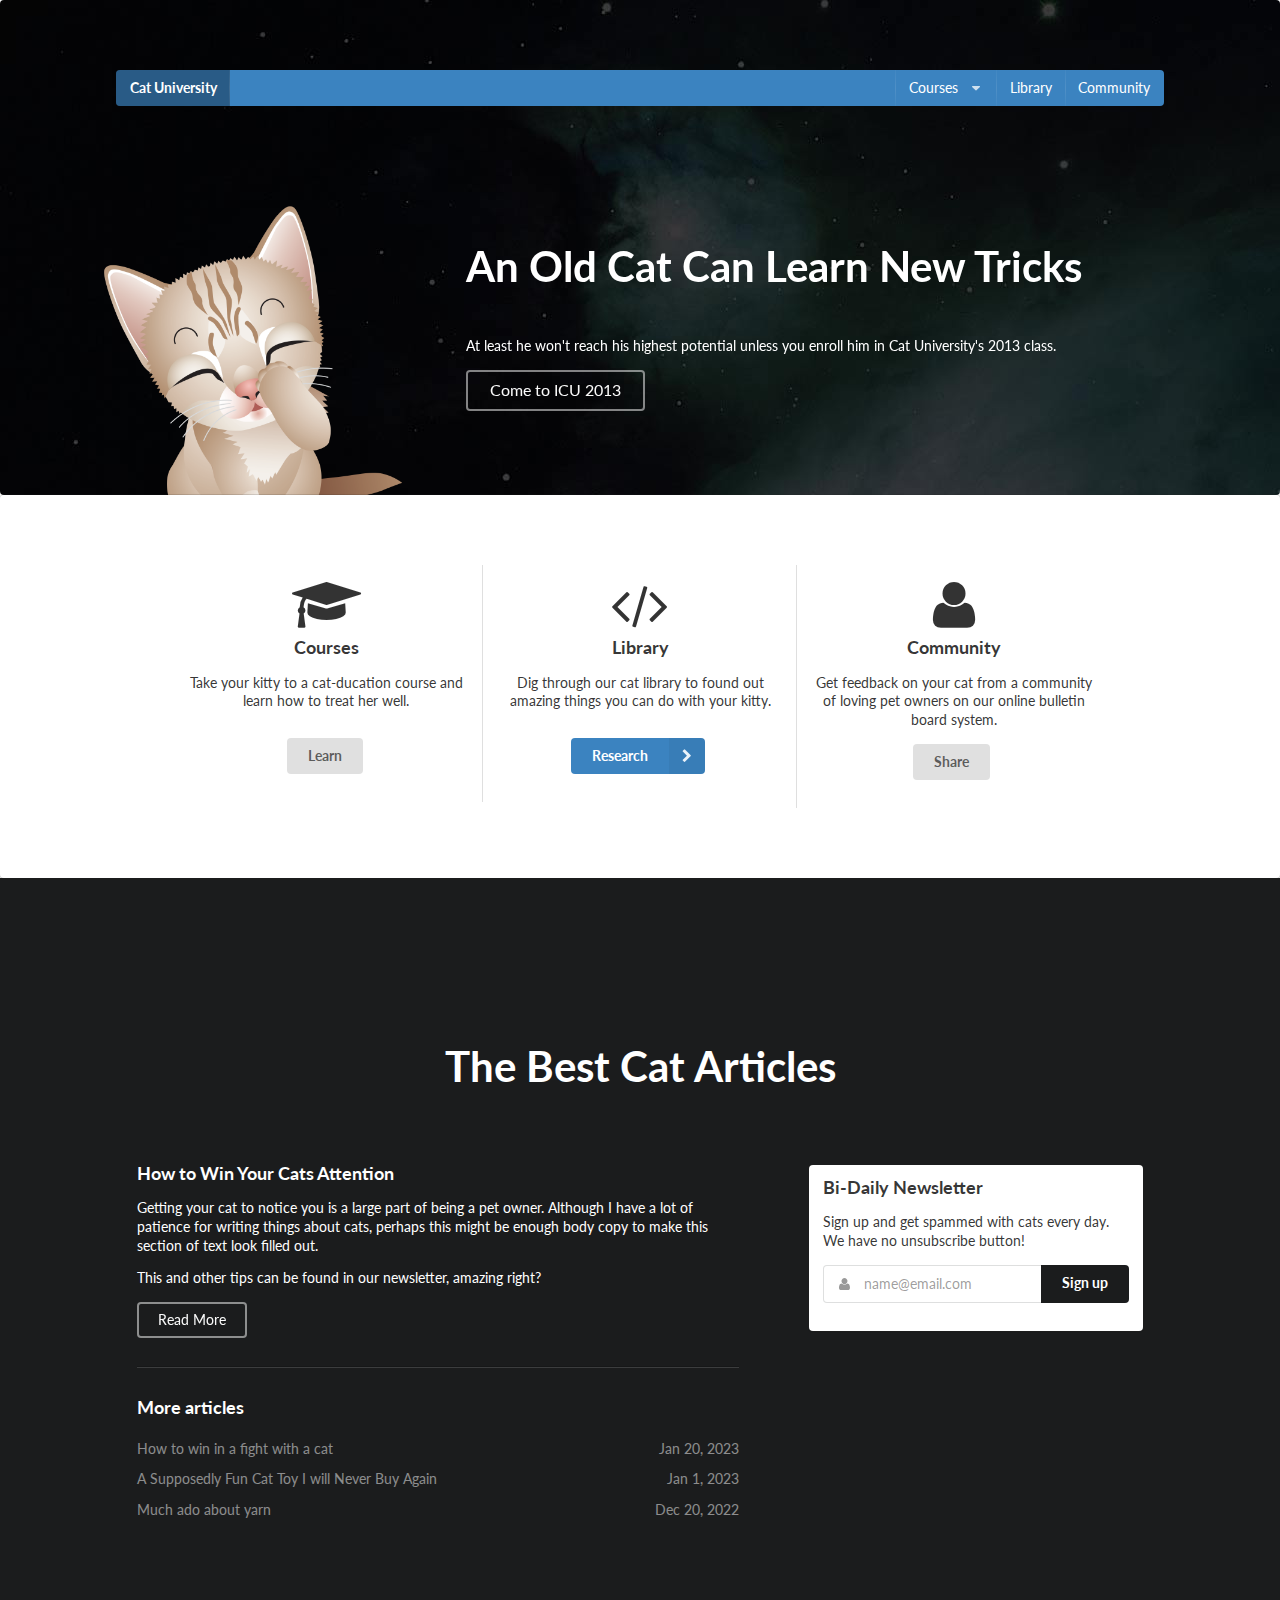
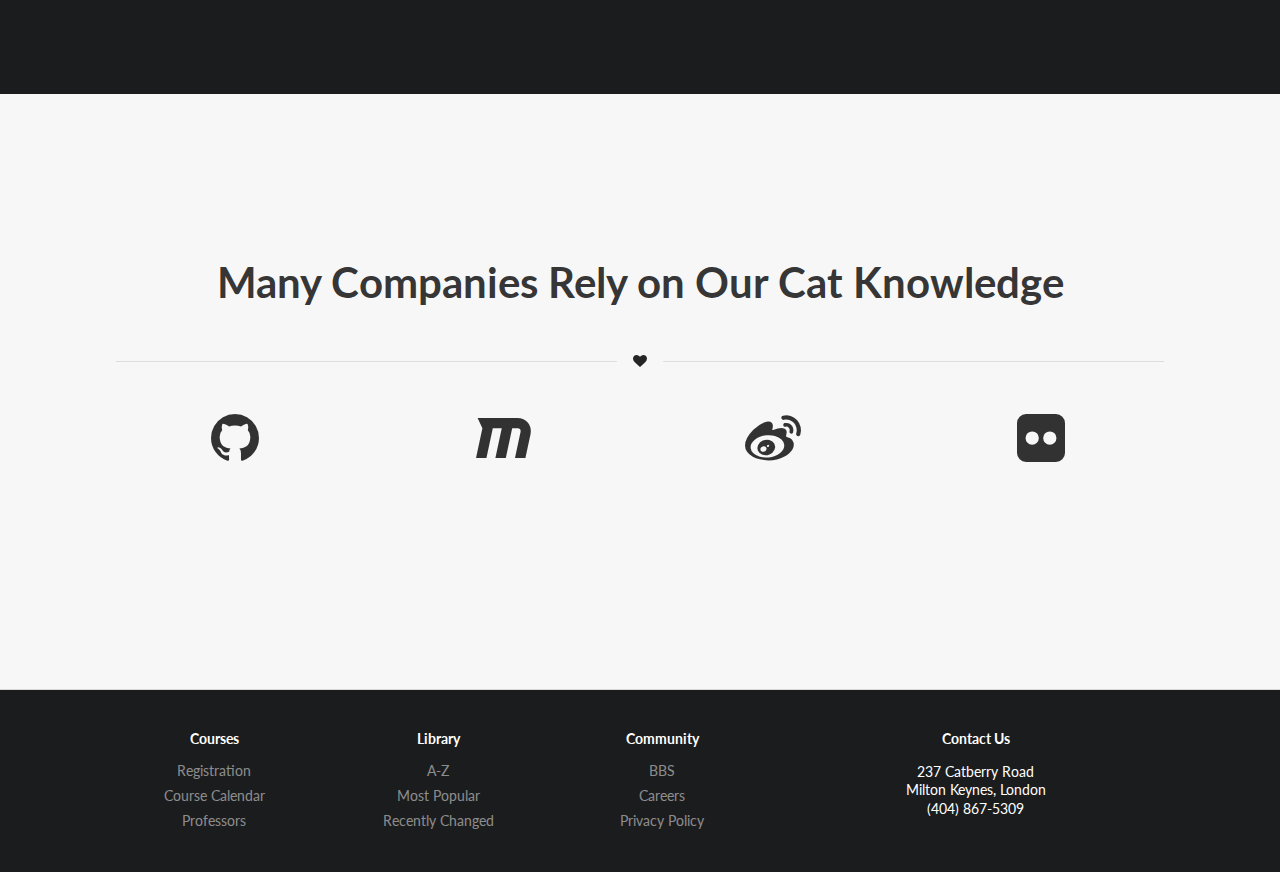
<file: resources/Semantic-UI-1.9.0/examples/homepage.html>
<!DOCTYPE html>
<html>
<head>
  <!-- Standard Meta -->
  <meta charset="utf-8" />
  <meta http-equiv="X-UA-Compatible" content="IE=edge,chrome=1" />
  <meta name="viewport" content="width=device-width, initial-scale=1.0, maximum-scale=1.0">

  <!-- Site Properities -->
  <title>Homepage Example - Semantic</title>

  <link rel="stylesheet" type="text/css" href="../dist/semantic.css">
  <link rel="stylesheet" type="text/css" href="homepage.css">

  <script src="http://cdnjs.cloudflare.com/ajax/libs/jquery/2.0.3/jquery.js"></script>
  <script src="../dist/semantic.js"></script>
  <script src="homepage.js"></script>

</head>
<body id="home">
  <div class="ui inverted masthead segment">
    <div class="ui page grid">
      <div class="column">
        <div class="ui inverted blue menu">
          <div class="header item">Cat University</div>
          <div class="right menu">
            <div class="ui mobile dropdown link item">
              Menu
              <i class="dropdown icon"></i>
              <div class="menu">
                <a class="item">Classes</a>
                <a class="item">Cocktail Hours</a>
                <a class="item">Community</a>
              </div>
            </div>
            <div class="ui dropdown link item">
              Courses
              <i class="dropdown icon"></i>
              <div class="menu">
                <a class="item">Petting</a>
                <a class="item">Feeding</a>
                <a class="item">Mind Reading</a>
              </div>
            </div>
            <a class="item">Library</a>
            <a class="item">Community</a>
          </div>
        </div>
        <img src="images/cat.png" class="ui medium image">
        <div class="ui hidden transition information">
          <h1 class="ui inverted header">
            An Old Cat Can Learn New Tricks
          </h1>
          <p>At least he won't reach his highest potential unless you enroll him in Cat University's 2013 class.</p>
          <div class="large basic inverted animated fade ui button">
            <div class="visible content">Come to ICU 2013</div>
            <div class="hidden content">Register Now</div>
          </div>
        </div>
      </div>
    </div>
  </div>
  <div class="ui vertical feature segment">
    <div class="ui centered page grid">
      <div class="fourteen wide column">
        <div class="ui three column center aligned stackable divided grid">
          <div class="column">
            <div class="ui icon header">
              <i class="student icon"></i>
              Courses
            </div>
            <p>Take your kitty to a cat-ducation course and learn how to treat her well.</p>
            <p>
              <a class="ui button" href="#">
                Learn
              </a>
            </p>
          </div>
          <div class="column">
            <div class="ui icon header">
              <i class="code icon"></i>
              Library
            </div>
            <p>Dig through our cat library to found out amazing things you can do with your kitty.</p>
            <p>
              <a class="ui blue right labeled icon button" href="#">
                Research
                <i class="right chevron icon"></i>
              </a>
            </p>
          </div>
          <div class="column">
            <div class="ui icon header">
              <i class="user icon"></i>
              Community
            </div>
            <p>Get feedback on your cat from a community of loving pet owners on our online bulletin board system.</p>
            <p>
              <a class="ui button" href="#">
                Share
              </a>
            </p>
          </div>
        </div>
      </div>
    </div>
  </div>

  <div class="ui inverted vertical segment">
    <div class="ui very relaxed stackable page grid">
      <div class="row">
        <div class="column">
          <h1 class="center aligned ui inverted header">
            The Best Cat Articles
          </h1>
        </div>
      </div>
      <div class="row">
        <div class="ten wide column">
          <h3 class="ui inverted header">How to Win Your Cats Attention</h3>
          <p>Getting your cat to notice you is a large part of being a pet owner. Although I have a lot of patience for writing things about cats, perhaps this might be enough body copy to make this section of text look filled out.</p>
          <p>This and other tips can be found in our newsletter, amazing right?</p>
          <div class="ui basic inverted animated button button">
            <div class="visible content">Read More</div>
            <div class="hidden content"><i class="right arrow icon"></i></div>
          </div>
          <div class="ui inverted section divider"></div>
          <h3 class="ui inverted header">More articles</h3>
          <div class="ui inverted animated selection list">
            <div class="item">
              How to win in a fight with a cat
              <div class="right floated">Jan 20, 2023</div>
            </div>
            <div class="item">
              A Supposedly Fun Cat Toy I will Never Buy Again
              <div class="right floated">Jan 1, 2023</div>
            </div>
            <div class="item">
              Much ado about yarn
              <div class="right floated">Dec 20, 2022</div>
            </div>
          </div>
        </div>
        <div class="six wide column">
          <div class="ui form segment">
            <h3 class="ui header">Bi-Daily Newsletter</h3>
            <p>Sign up and get spammed with cats every day. We have no unsubscribe button!</p>
            <div class="field">
              <div class="ui left icon action input">
                <i class="user icon"></i>
                <input name="email" type="text" placeholder="name@email.com">
                <div class="ui black submit button">Sign up</div>
              </div>
            </div>
            <div class="ui error message"></div>
          </div>
        </div>
      </div>
    </div>
  </div>

  <div class="ui vertical segment">
    <div class="ui stackable center aligned page grid">
      <div class="row">
        <div class="column">
          <h1 class="ui header">
            Many Companies Rely on Our Cat Knowledge
          </h1>
          <div class="ui horizontal divider"><i class="heart icon"></i></div>
        </div>
      </div>
      <div class="four column logo row">
        <div class="column">
          <div class="ui shape">
            <div class="sides">
              <div class="active side">
                <i class="huge github icon"></i>
              </div>
              <div class="side">
                <i class="huge facebook icon"></i>
              </div>
              <div class="side">
                <i class="huge maxcdn icon"></i>
              </div>
              <div class="side">
                <i class="huge pinterest icon"></i>
              </div>
              <div class="side">
                <i class="huge weibo icon"></i>
              </div>
              <div class="side">
                <i class="huge flickr icon"></i>
              </div>
            </div>
          </div>
        </div>
        <div class="column">
          <div class="ui shape">
            <div class="sides">
              <div class="side">
                <i class="huge github icon"></i>
              </div>
              <div class="side">
                <i class="huge facebook icon"></i>
              </div>
              <div class="active side">
                <i class="huge maxcdn icon"></i>
              </div>
              <div class="side">
                <i class="huge pinterest icon"></i>
              </div>
              <div class="side">
                <i class="huge weibo icon"></i>
              </div>
              <div class="side">
                <i class="huge flickr icon"></i>
              </div>
            </div>
          </div>
        </div>
        <div class="column">
          <div class="ui shape">
            <div class="sides">
              <div class="side">
                <i class="huge github icon"></i>
              </div>
              <div class="side">
                <i class="huge facebook icon"></i>
              </div>
              <div class="side">
                <i class="huge maxcdn icon"></i>
              </div>
              <div class="side">
                <i class="huge pinterest icon"></i>
              </div>
              <div class="active side">
                <i class="huge weibo icon"></i>
              </div>
              <div class="side">
                <i class="huge flickr icon"></i>
              </div>
            </div>
          </div>
        </div>
        <div class="column">
          <div class="ui shape">
            <div class="sides">
              <div class="side">
                <i class="huge github icon"></i>
              </div>
              <div class="side">
                <i class="huge facebook icon"></i>
              </div>
              <div class="side">
                <i class="huge maxcdn icon"></i>
              </div>
              <div class="side">
                <i class="huge pinterest icon"></i>
              </div>
              <div class="side">
                <i class="huge weibo icon"></i>
              </div>
              <div class="active side">
                <i class="huge flickr icon"></i>
              </div>
            </div>
          </div>
        </div>
      </div>
    </div>
  </div>

  <div class="ui inverted footer vertical segment">
    <div class="ui stackable center aligned page grid">
      <div class="ten wide column">
        <div class="ui three column center aligned stackable grid">
          <div class="column">
            <h5 class="ui inverted header">Courses</h5>
            <div class="ui inverted link list">
              <a class="item">Registration</a>
              <a class="item">Course Calendar</a>
              <a class="item">Professors</a>
            </div>
          </div>
          <div class="column">
            <h5 class="ui inverted header">Library</h5>
            <div class="ui inverted link list">
              <a class="item">A-Z</a>
              <a class="item">Most Popular</a>
              <a class="item">Recently Changed</a>
            </div>
          </div>
          <div class="column">
            <h5 class="ui inverted header">Community</h5>
            <div class="ui inverted link list">
              <a class="item">BBS</a>
              <a class="item">Careers</a>
              <a class="item">Privacy Policy</a>
            </div>
          </div>
        </div>
      </div>
      <div class="six wide column">
        <h5 class="ui inverted header">Contact Us</h5>
        <addr>
          237 Catberry Road <br>
          Milton Keynes, London <br>
        </addr>
        <p>(404) 867-5309</p>
      </div>
    </div>
  </div>
</body>

</html>
</file>
<file: resources/Semantic-UI-1.9.0/examples/grid.css>
#grid {
  background-color: #1B1C1D;
  padding: 0em 3em;
}

#grid h2 {
  margin: 2em 0em 1.5em;
}

/* Shaded */
#grid .shaded.examples .row {
  position: relative;
}
#grid .shaded.examples .grid > .column {
  position: relative;
  z-index: 11;
}
#grid .shaded.examples .grid .column:not(.row):after {
  background-color: #FFFFFF;
  box-shadow: 0px 0px 0px 1px #DDD inset;
  content: "";
  display: block;
  min-height: 3em;
}


#grid .divided.examples .grid .column:not(.row):after {
  background-color: rgba(255, 255, 255, 0.1);
  content: "";
  display: block;
  min-height: 3em;
}

#grid .nested.examples .grid .grid {
  box-shadow: 0px 0px 0px 1px #AAA inset;
}
#grid .nested.examples .grid .grid .column:after {
  background-color: #FFFFFF;
  box-shadow: 0px 0px 0px 1px #DDD inset;
  content: "";
  display: block;
  min-height: 3em;
}

#grid .simple.examples .grid .column:not(.row):not(.grid):after {
  content: "";
  display: block;
  min-height: 50px;
}



/* Uncomment to animate examples
#grid .examples {
  margin: 0 auto;
  -webkit-animation: grid 7s ease infinite;
  -moz-animation: grid 7s ease infinite;
  animation: grid 7s ease infinite;
}

@-webkit-keyframes grid {
  0% {
    width: 100%;
  }
  45% {
    width: 85%;
  }
  55% {
    width: 85%;
  }
  100% {
    width: 100%;
  }
}
@-moz-keyframes grid {
  0% {
    width: 100%;
  }
  45% {
    width: 85%;
  }
  55% {
    width: 85%;
  }
  100% {
    width: 100%;
  }
}
@keyframes grid {
  0% {
    width: 100%;
  }
  45% {
    width: 85%;
  }
  55% {
    width: 85%;
  }
  100% {
    width: 100%;
  }
}
*/
</file>
<file: resources/Semantic-UI-1.9.0/examples/homepage.css>
/*******************************
            Global
*******************************/

html {
  font-size: 14px;
}


/*******************************
            Global
*******************************/

#home .menu .right.menu > .mobile.item {
  display: none;
}

/*--------------
    Masthead
---------------*/

#home .masthead {
  background-image: url(images/bg.jpg);
  margin: 0em;
  padding: 5rem 0rem;
}
#home .masthead .column {
  position: relative;
}
#home .masthead .information {
  margin: 10em 1em 1em 350px;
}
#home .masthead .information p {
  max-width: 600px;
}
#home .masthead .image {
  position: absolute;
  left: 0%;
  bottom: -110px;
}

/*--------------
    Ribbons
---------------*/

#home .segment h1 {
  font-size: 3em;
  margin-bottom: 1em;
}

#home .vertical.segment {
  padding: 12rem 0rem;
}

#home .feature.segment {
  margin: 0em;
  padding: 6rem 0rem;
}
#home .feature.segment p {
  min-height: 50px;
}

#home .selection.list {
  margin: 0em -0.5em;
}

#home .logo.row {
  height: 10rem;
}

/*--------------
    Footer
---------------*/

#home .footer.segment {
  background-color: #000000;
  padding: 3rem 0rem;
}


/*******************************
          Responsive
*******************************/

/* Mobile Only */
@media only screen and (max-width : 768px) {

  #home .menu .right.menu > .item {
    display: none;
  }

  #home .menu .right.menu > .mobile.item {
    display: block;
  }
  #home .menu .right.menu > .mobile.item .menu {
    left: auto;
    right: 0em;
  }

  #home h1 {
    font-size: 1.5em;
  }
  #home .masthead.segment .information {
    margin-left: 170px;
  }

  #home .masthead.segment .image {
    width: 170px;
  }

  #home .masthead.segment .button {
    font-size: 1rem;
  }

  #home .overview .divided.grid .header .icon {
    font-size: 1.5em;
  }

  #home .overview .divided.grid .header + p {
    min-height: 0px;
  }

  #home .masthead.segment .column {
    font-size: 0.7rem;
  }

  #home .masthead.segment .column p {
    display: none;
  }

  #home .selection.list .right.floated {
    display: none;
  }
}
</file>
